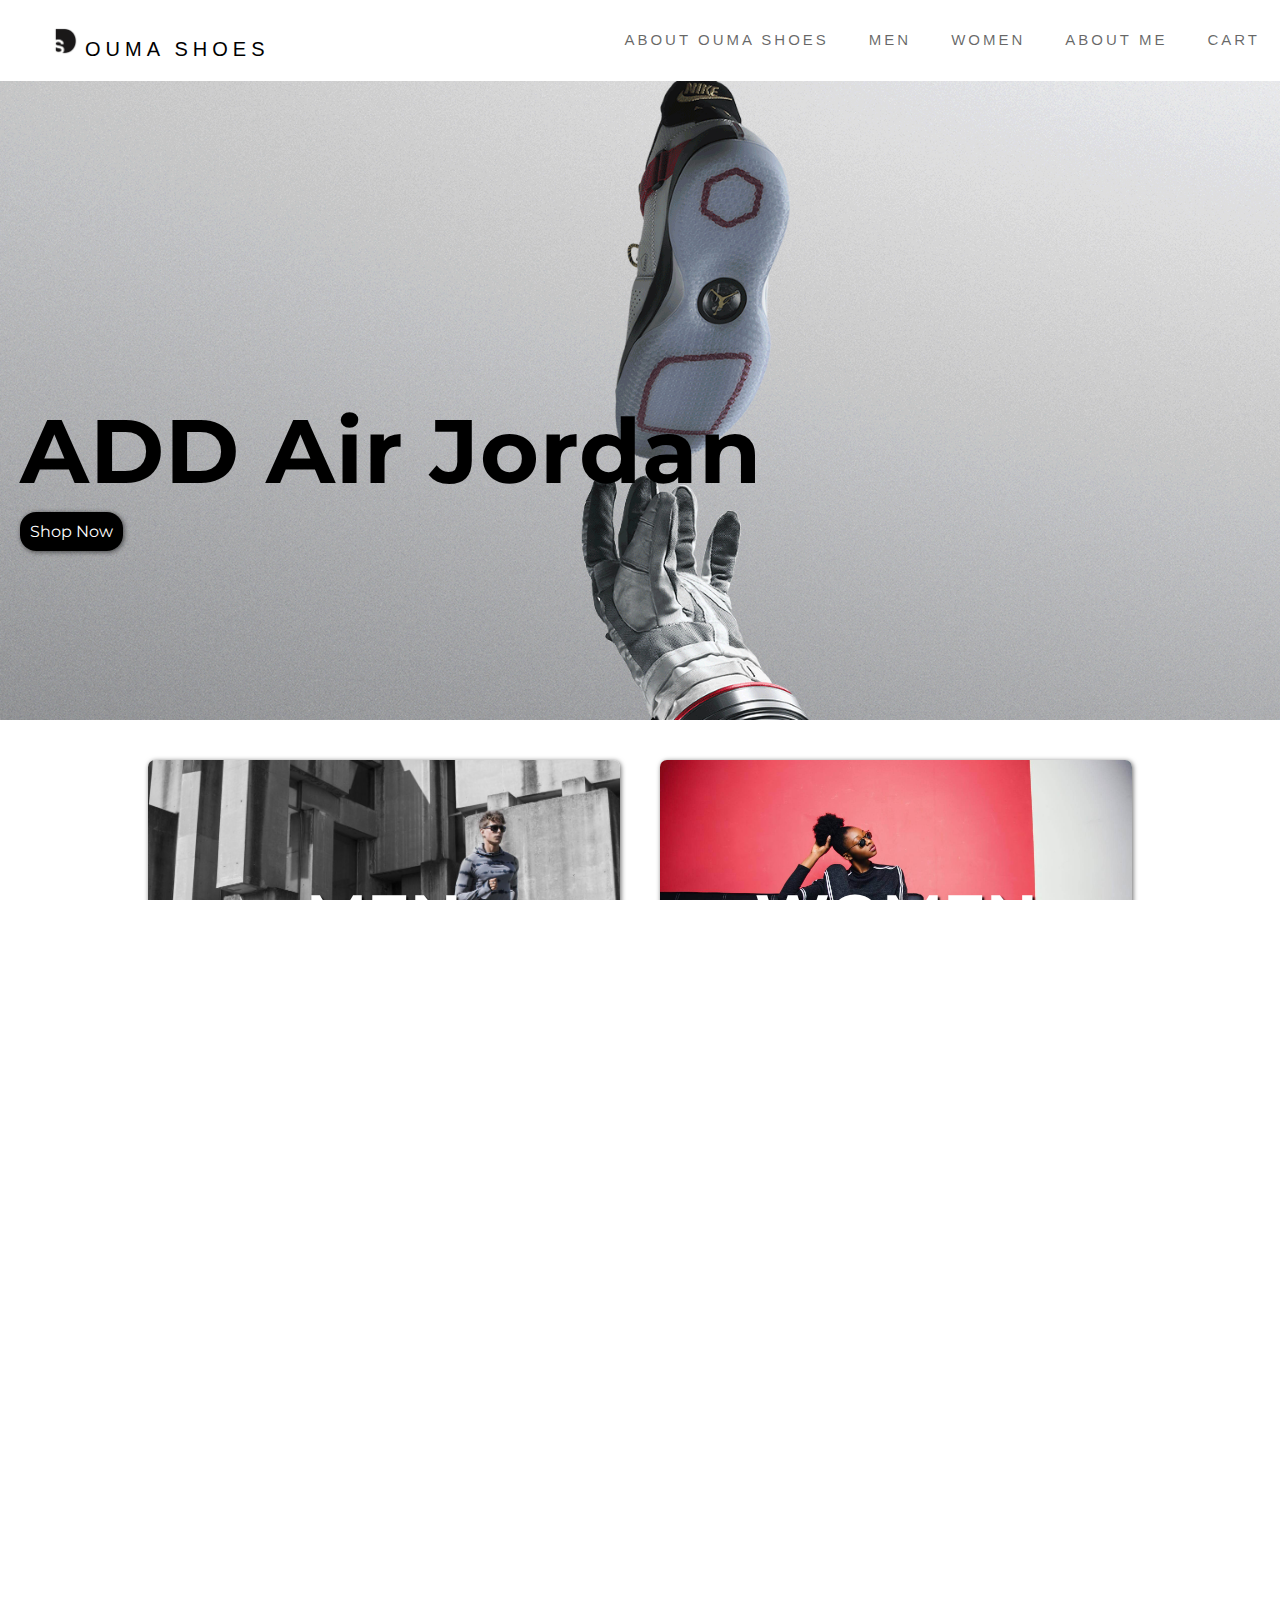
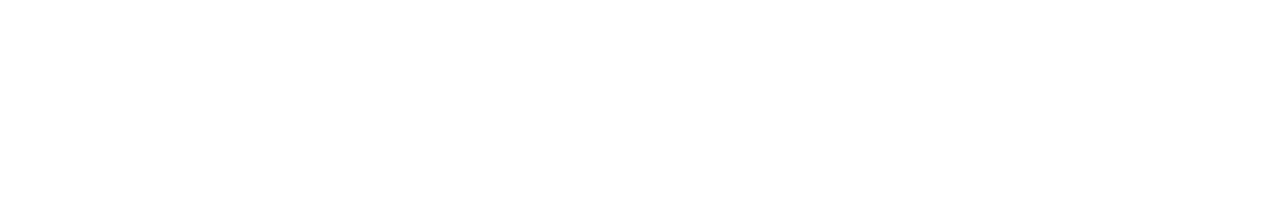
<file: index.html>
<!DOCTYPE html>
<html lang="en">
  <head>
    <meta charset="UTF-8" />
    <meta name="viewport" content="width=device-width, initial-scale=1.0" />
    <meta http-equiv="X-UA-Compatible" content="ie=edge" />
    <title>Ouma Shoes</title>
    <link rel="shortcut icon" type="image/x-icon" href="img-DS.png" />
    <link rel="stylesheet" href="style.css" />
    <link rel="stylesheet" href="navbar.css" />
    <link
      href="https://fonts.googleapis.com/css?family=Montserrat:400,700&display=swap"
      rel="stylesheet"
    />
    <link rel="stylesheet" href="preloader.css" />
    <link
      rel="stylesheet"
      href="https://use.fontawesome.com/releases/v5.6.3/css/all.css"
      integrity="sha384-UHRtZLI+pbxtHCWp1t77Bi1L4ZtiqrqD80Kn4Z8NTSRyMA2Fd33n5dQ8lWUE00s/"
      crossorigin="anonymous"
    />
    <script src="https://ajax.googleapis.com/ajax/libs/jquery/2.2.4/jquery.min.js"></script>
    <script src="preloader.js"></script>
  </head>

  <body>
    <div class="se-pre-con"></div>
    <header id="home">
      <nav>
        <ul>
          <li class="primary-nav">
            <img src="img-DS.png" alt="logo" />
            <a href="#home">OUMA SHOES</a>
          </li>
          <li class="secondary-nav">
            <a href="checkout.html">
              <i class="fas fa-shopping-cart"></i> CART
            </a>
          </li>
      
          <li class="secondary-nav">
            <a href="about-me.html">ABOUT ME</a>
          </li>

          <li class="secondary-nav"><a href="women.html">WOMEN</a></li>
          <li class="secondary-nav"><a href="men.html">MEN</a></li>
          <li class="secondary-nav">
            <a href="about-us.html">ABOUT OUMA SHOES</a>
          </li>
        </ul>
      </nav>
      <div class="pxtext">
        <span class="border">
          ADD Air Jordan
        </span>
        <p><a href="men.html">Shop Now</a></p>
      </div>
    </header>
    <section>
      <div
        class="row"
        style="width: 80%;
      margin: 0 auto;"
      >
        <div class="col">
          <div class="overlay-image">
            <a href="men.html">
              <img class="image" src="adidas_man.jpg" alt="Alt text" />
              <div class="normal">
                <div class="text">MEN</div>
              </div>
              <div class="hover">
                <img
                  class="image"
                  src="img-men6.jpg"
                  alt="Alt text hover"
                />
                <div class="text">MEN</div>
              </div>
            </a>
          </div>
        </div>
        <div class="col">
          <div class="overlay-image">
            <a href="women.html">
              <img
                class="image"
                src="img-women5.jpeg"
                alt="Alt text"
              />
              <div class="normal">
                <div class="text">WOMEN</div>
              </div>
              <div class="hover">
                <img
                  class="image"
                  src="img-women6.jpeg"
                  alt="Alt text hover"
                />
                <div class="text">WOMEN</div>
              </div>
            </a>
          </div>
        </div>
      </div>
    </section>
    <section class="preview">
      <h2 align="center">Best Sellers</h2>
      <div
        class="row"
        style="  width: 80%;
      margin: 0 auto;"
      >
        <figure class="item">
          <a href="info.html">
            <img src="img-adid1.jpg" alt="" width="100%" />
            <figcaption>Running</figcaption>
          </a>
        </figure>
        <figure class="item">
          <a href="info.html">
            <img src="img-adid3.jpg" alt="" width="100%" />
            <figcaption> Outdoor</figcaption>
          </a>
        </figure>
        <figure class="item">
          <a href="info.html">
            <img src="img-adid5.jpg" width="100%" />
            <figcaption>Skateboarding </figcaption>
          </a>
        </figure>
        <figure class="item">
          <a href="info.html">
            <img src="img-adid10.jpg" alt="" width="100%" />
            <figcaption>Casual</figcaption>
          </a>
        </figure>
      </div>
    </section>

    <h3 style="text-align: center">
      <a href="survey.html">Click here to take a quick survey</a>
    </h3>

    <footer>
      <div class="row foot">
        <div class="col">
          <h1>OUMA Shoes</h1>
          <p>
            Official <a href="https://www.adidas.com/xf/en_gb/">Adidas</a> Partner
          </p>
        </div>
        <div class="col">
          <h2>Links</h2>
          <ul>
            <li><a href="shop.html">Catalog</a></li>

            <li><a href="contact-us.html">Contact us</a></li>
            <li><a href="survey.html">Take a survey</a></li>
            <li>
              <a href="terms-and-conditions.html"
                >Terms and conditions</a
              >
            </li>
            <li>
              <a href="refund-policy.html">Refund Policy</a>
            </li>
          </ul>
        </div>
        <div class="col">
          <h2>
            Copyright <sup>©</sup>
            <a href="#" target="_blank"
              >Ouma Az</a
            >
          </h2>
        </div>
      </div>
    </footer>
    <footer id="footer-social">
      <ul class="row foot-icons" style="list-style-type: none;">
        <li>
          <a href="#" target="_blank">
            <i class="fab fa-twitter fa-3x"></i>
          </a>
        </li>
        <li>
          <a href="#" target="_blank">
            <i class="fab fa-facebook fa-3x"></i>
          </a>
        </li>
        <li>
          <a href="#" target="_blank">
            <i class="fab fa-codepen fa-3x"></i>
          </a>
        </li>
        <li>
          <a href="#" target="_blank">
            <i class="fab fa-github fa-3x"></i>
          </a>
        </li>
      </ul>
    </footer>
  </body>
</html>
</file>
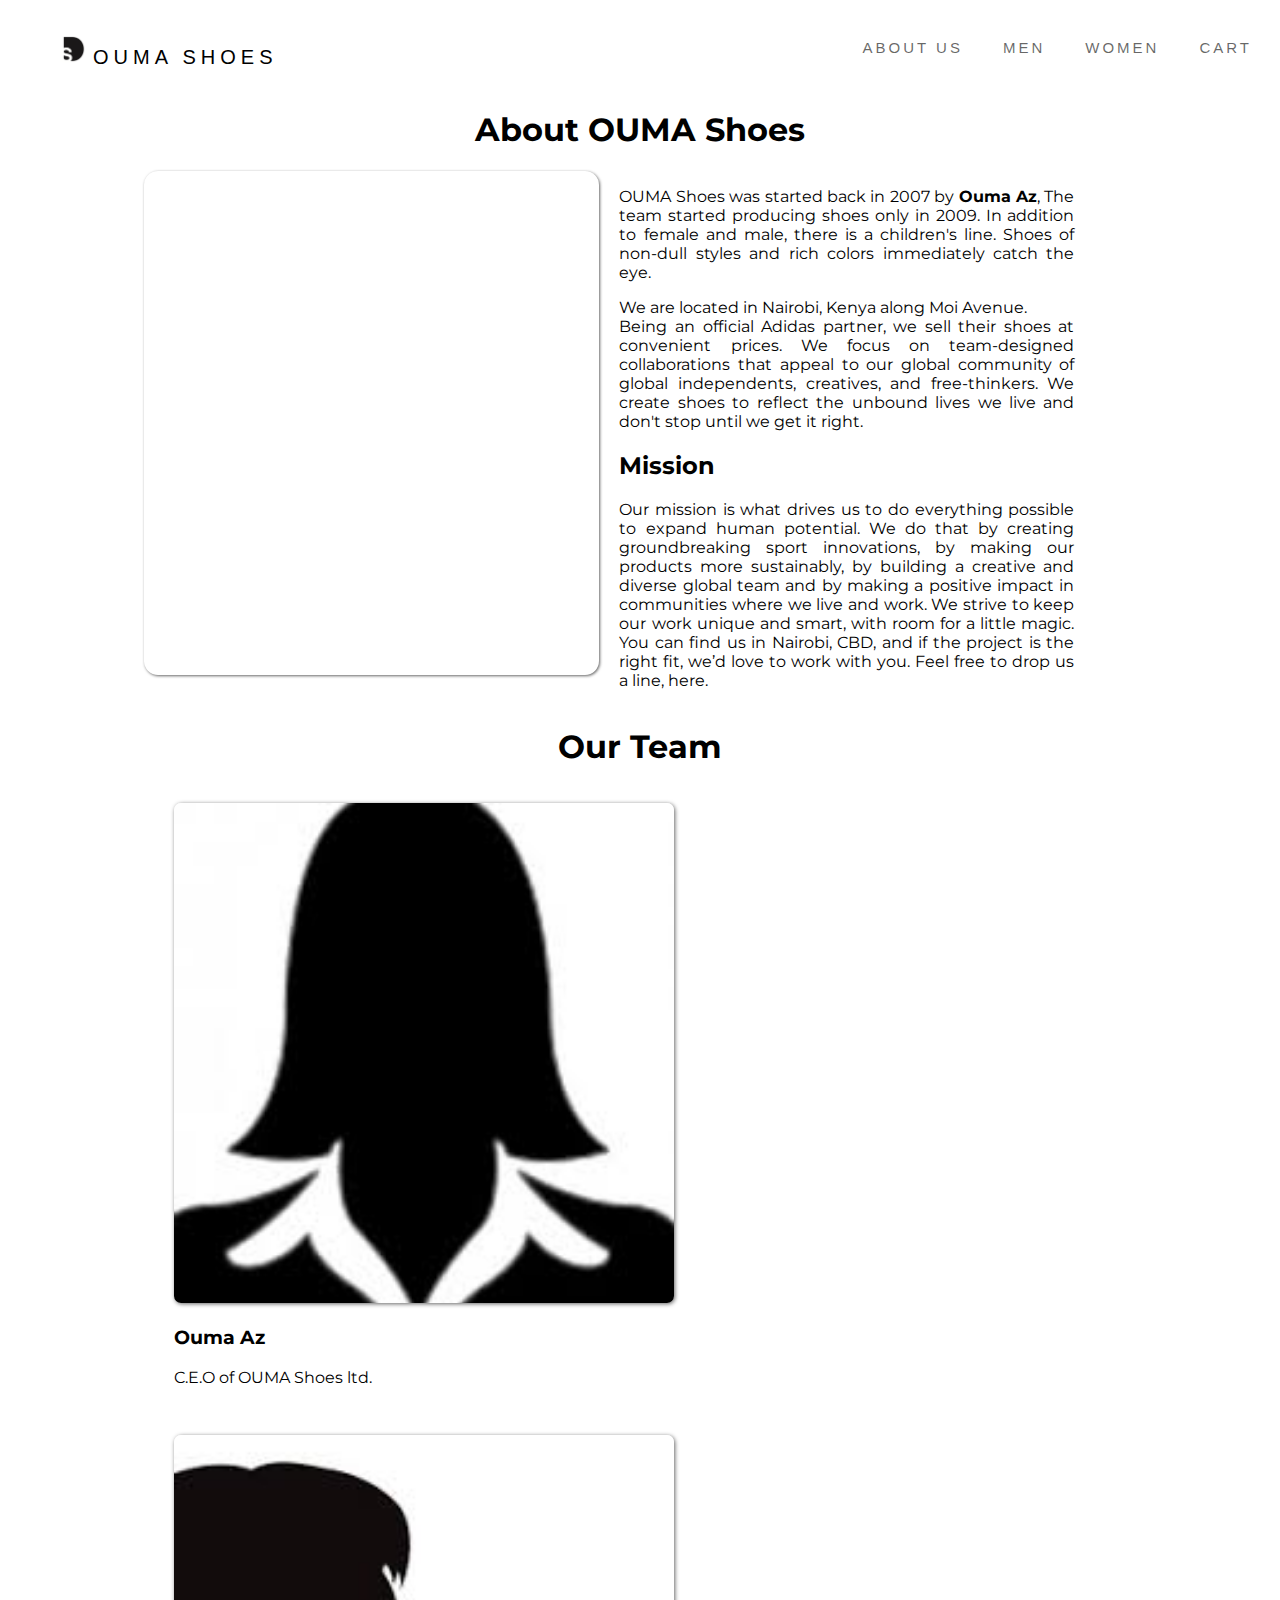
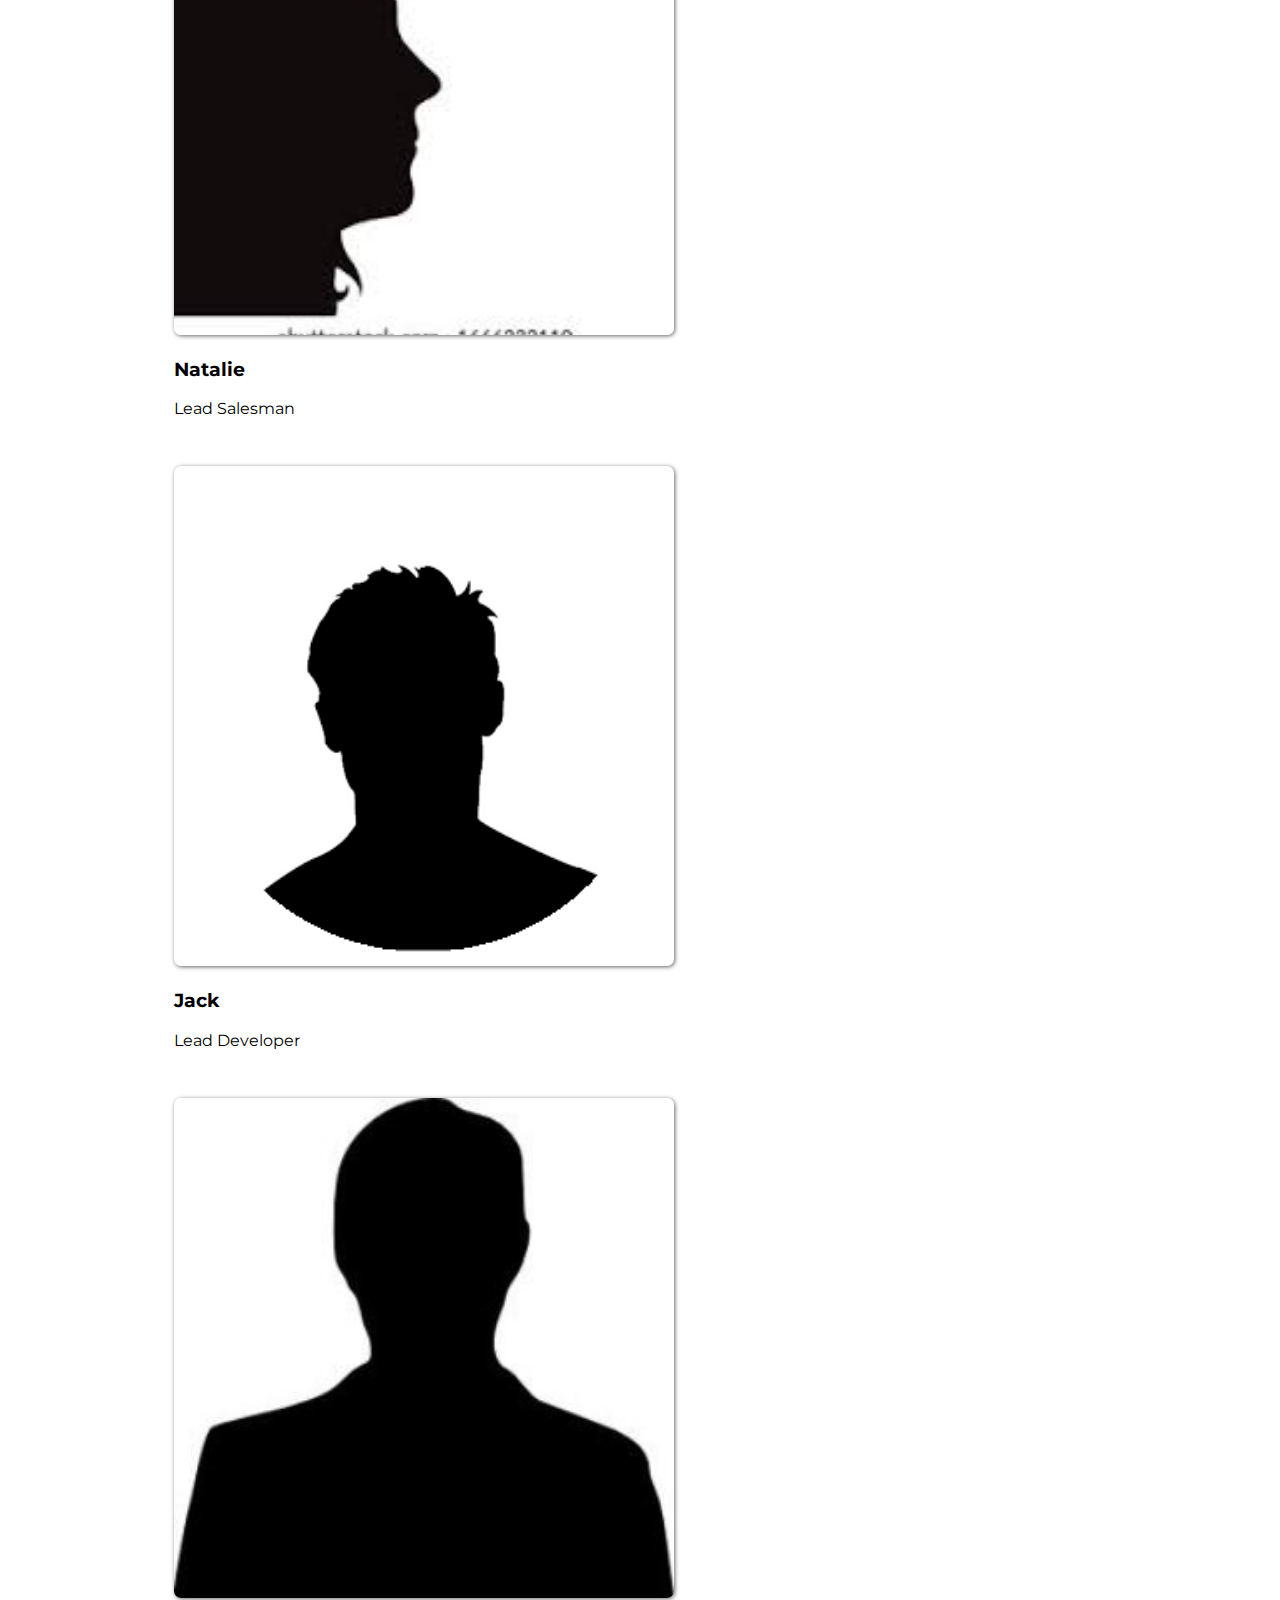
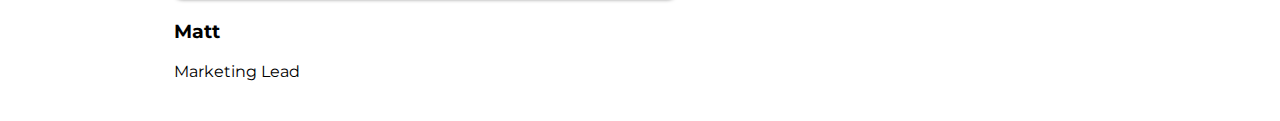
<file: about-us.html>
<!DOCTYPE html>
<html lang="en">
  <head>
    <meta charset="UTF-8" />
    <meta name="viewport" content="width=device-width, initial-scale=1.0" />
    <link rel="shortcut icon" type="image/x-icon" href="img-DS.png" />
    <meta http-equiv="X-UA-Compatible" content="ie=edge" />
    <title>About Us</title>
    <link rel="stylesheet" href="navbar.css" />
    <link
      href="https://fonts.googleapis.com/css?family=Montserrat:400,700&display=swap"
      rel="stylesheet"
    />
    <link rel="stylesheet" href="preloader.css" />
    <link
      rel="stylesheet"
      href="https://use.fontawesome.com/releases/v5.6.3/css/all.css"
      integrity="sha384-UHRtZLI+pbxtHCWp1t77Bi1L4ZtiqrqD80Kn4Z8NTSRyMA2Fd33n5dQ8lWUE00s/"
      crossorigin="anonymous"
    />
    <script src="https://ajax.googleapis.com/ajax/libs/jquery/2.2.4/jquery.min.js"></script>
    <script src="preloader.js"></script>
  </head>
  <style>
    body {
      overflow-x: hidden;
      font-family: "Montserrat";
    }

    .mapouter {
      position: relative;
      text-align: right;
      border-radius: 14px;
    }
    .gmap_canvas {
      overflow: hidden;
      background: none !important;
      width: 100%;
      border-radius: 14px;
      box-shadow: 1px 1px 3px rgba(0, 0, 0, 0.6);
    }
    .row {
      display: flex;
      flex-direction: row;
      flex-wrap: wrap;
      margin: 0 10%;
    }
    .col {
      width: 45%;
      margin: 0 10px 0 10px;
    }
    h1 {
      text-align: center;
    }
    #about-us,
    h1 {
      font-family: "Montserrat";
    }
    nav {
      position: relative;
      background: transparent;
    }
    p {
      text-align: justify;
    }
    figure > img {
      width: 500px;
      height: 500px;
      object-fit: cover;
      box-shadow: 1px 1px 4px rgba(0, 0, 0, 0.6);
      border-radius: 7px;
    }
  </style>
  <body>
    <div class="se-pre-con"></div>
    <nav>
      <ul>
        <li class="primary-nav">
          <img src="img-DS.png" alt="logo" />
          <a href="index.html">OUMA SHOES</a>
        </li>
        <li class="secondary-nav">
          <a href="checkout.html">
            <i class="fas fa-shopping-cart"></i> CART
          </a>
        </li>
        <li class="secondary-nav"><a href="women.html">WOMEN</a></li>
        <li class="secondary-nav"><a href="men.html">MEN</a></li>
        <li class="secondary-nav">
          <a href="about-us.html">ABOUT US</a>
        </li>
      </ul>
    </nav>
    <h1>About OUMA Shoes</h1>
    <div class="row">
      <section class="mapouter col">
        <div class="gmap_canvas">
          <iframe
            width="100%"
            height="500vw"
            id="gmap_canvas"
            src=""
            frameborder="0"
            scrolling="no"
            marginheight="0"
            marginwidth="0"
          ></iframe>
        </div>
      </section>

      <section id="about-us" class="col">
        <p>
          OUMA Shoes was started back in 2007 by
          <strong>Ouma Az</strong>, The team started producing shoes only
          in 2009. In addition to female and male, there is a children's line.
          Shoes of non-dull styles and rich colors immediately catch the eye.
        </p>
        <p>
          We are located in Nairobi, Kenya along Moi Avenue. <br />Being an
          official Adidas partner, we sell their shoes at convenient prices. We
          focus on team-designed collaborations that appeal to our global
          community of global independents, creatives, and free-thinkers. We
          create shoes to reflect the unbound lives we live and don't stop until
          we get it right.
        </p>
        <h2>Mission</h2>
        <p>
          Our mission is what drives us to do everything possible to expand
          human potential. We do that by creating groundbreaking sport
          innovations, by making our products more sustainably, by building a
          creative and diverse global team and by making a positive impact in
          communities where we live and work. We strive to keep our work unique
          and smart, with room for a little magic. You can find us in Nairobi,
          CBD, and if the project is the right fit, we’d love to work with you.
          Feel free to drop us a line, here.
        </p>
      </section>
    </div>
    <section>
      <h1>Our Team</h1>
      <div class="row">
        <figure>
          <img src="team-img-1.jpg" alt="" />
          <figcaption>
            <h3>Ouma Az</h3>
            <p>
              C.E.O of OUMA Shoes ltd.
            </p>
          </figcaption>
        </figure>
        <figure>
          <img src="team-img-3.jpg" alt="" />
          <figcaption>
            <h3>Natalie </h3>
            <p>Lead Salesman</p>
          </figcaption>
        </figure>
        <figure>
          <img src="team-img-4.jpg" alt="" />
          <figcaption>
            <h3>Jack </h3>
            <p>Lead Developer</p>
          </figcaption>
        </figure>
        <figure>
          <img src="team-img-5.jpg" alt="" />
          <figcaption>
            <h3>Matt </h3>
            <p>Marketing Lead</p>
          </figcaption>
        </figure>
      </div>
    </section>
  </body>
</html>
</file>
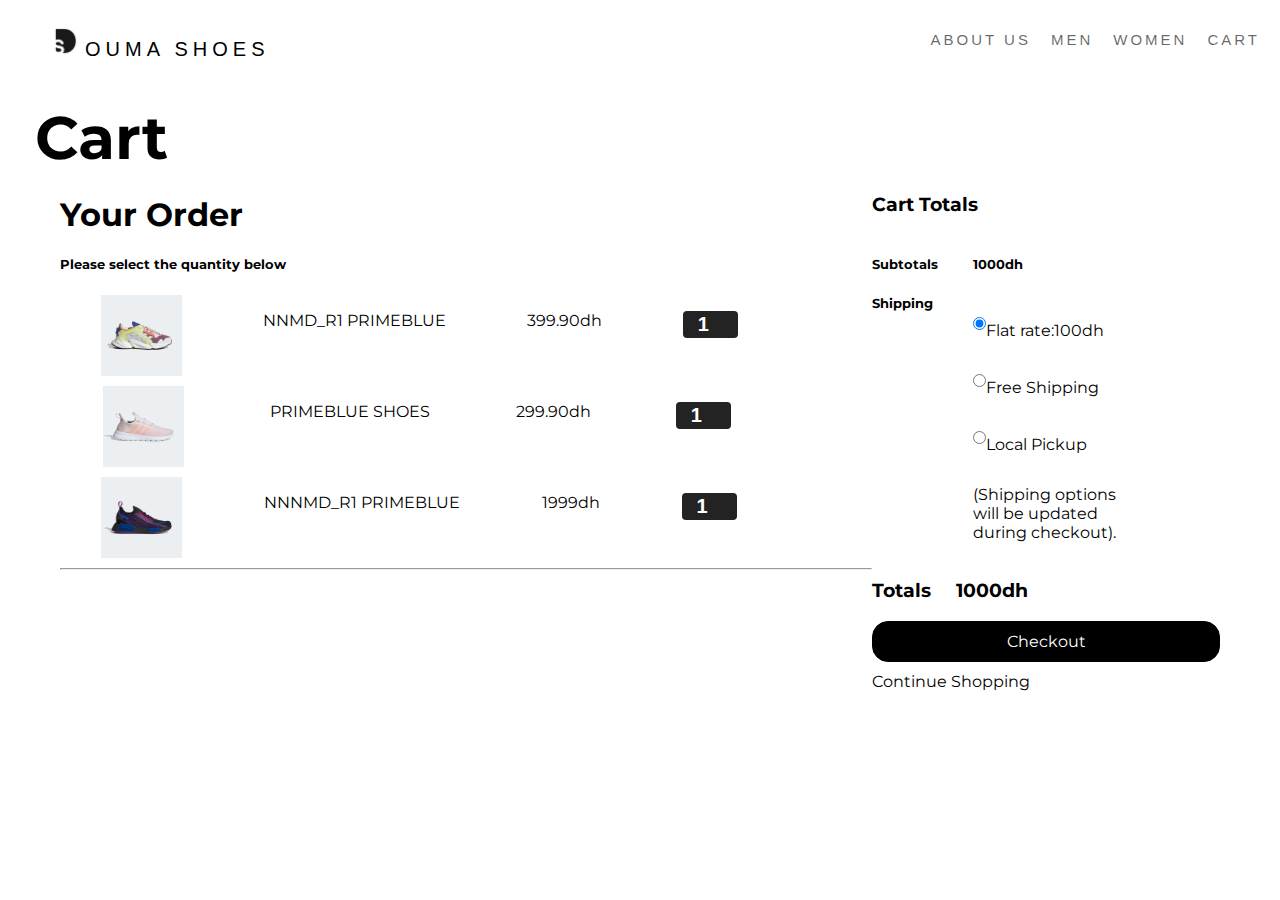
<file: checkout.html>
<!DOCTYPE html>
<html lang="en">
  <head>
    <meta charset="UTF-8" />
    <meta name="viewport" content="width=device-width, initial-scale=1.0" />
    <link rel="shortcut icon" type="image/x-icon" href="img-DS.png" />
    <meta http-equiv="X-UA-Compatible" content="ie=edge" />
    <title>Checkout</title>
    <link rel="stylesheet" href="checkout.css" />
    <link
      href="https://fonts.googleapis.com/css?family=Montserrat:400,700&display=swap"
      rel="stylesheet"
    />
    <link rel="stylesheet" href="preloader.css" />
    <link
      rel="stylesheet"
      href="https://use.fontawesome.com/releases/v5.6.3/css/all.css"
      integrity="sha384-UHRtZLI+pbxtHCWp1t77Bi1L4ZtiqrqD80Kn4Z8NTSRyMA2Fd33n5dQ8lWUE00s/"
      crossorigin="anonymous"
    />
    <script src="https://ajax.googleapis.com/ajax/libs/jquery/2.2.4/jquery.min.js"></script>
    <script src="preloader.js"></script>
    <script src="deleteItems.js"></script>
  </head>

  <body>
    <div class="se-pre-con"></div>
    <header>
      <nav>
        <ul>
          <li class="primary-nav">
            <img src="img-DS.png" alt="logo" />
            <a href="index.html">OUMA SHOES</a>
          </li>
          <li class="secondary-nav">
            <a href="checkout.html">
              <i class="fas fa-shopping-cart"></i> CART
            </a>
          </li>
          <li class="secondary-nav"><a href="women.html">WOMEN</a></li>
          <li class="secondary-nav"><a href="men.html">MEN</a></li>
          <li class="secondary-nav">
            <a href="about-us.html">ABOUT US</a>
          </li>
        </ul>
      </nav>
    </header>
    <section>
      <h1>Cart</h1>
      <div class="row">
        <div class="column">
          <h1>Your Order</h1>
          <h5>Please select the quantity below</h5>
          <div class="cart-item" id="item">
            <img src="img-adid1.jpg" alt="" />
            <p>NNMD_R1 PRIMEBLUE </p>
            <p>399.90dh</p>
            <input
              type="number"
              name="quantity"
              id="no-of-items"
              value="1"
              min="1"
              max="6"
              step="1"
            />
            <button id="remove" class="remove">
              <i class="fas fa-trash fa-2x"></i>
            </button>
          </div>
          <div class="cart-item" id="item1">
            <img src="img-adid4.jpg" alt="" />
            <p> PRIMEBLUE SHOES</p>
            <p>299.90dh</p>
            <input
              type="number"
              name="quantity"
              id="no-of-items"
              value="1"
              min="1"
              max="6"
              step="1"
            />
            <button id="remove2" class="remove">
              <i class="fas fa-trash fa-2x"></i>
            </button>
          </div>
          <div class="cart-item" id="item2">
            <img src="img-adid3.jpg" alt="" />
            <p>NNNMD_R1 PRIMEBLUE </p>
            <p>1999dh</p>
            <input
              type="number"
              name="quantity"
              id="no-of-items"
              value="1"
              min="1"
              max="6"
              step="1"
            />
            <button id="remove3" class="remove">
              <i class="fas fa-trash fa-2x"></i>
            </button>
          </div>
          <hr />
        </div>
        <div class="column2">
          <h3>Cart Totals</h3>
          <div class="row1">
            <div class="col">
              <h5>Subtotals</h5>
              <h5>Shipping</h5>
            </div>
            <div class="col">
              <h5>1000dh</h5>
              <div class="wrapper">
                <span>
                  <input type="radio" name="shipping" id="" checked />Flat
                  rate:100dh
                </span>
                <span>
                  <input type="radio" name="shipping" id="" />Free Shipping
                  <br />
                </span>
                <span>
                  <input type="radio" name="shipping" id="" />Local Pickup
                </span>
                &nbsp; <span
                  >(Shipping options <br />
                  will be updated <br />during checkout).</span
                >
              </div>
            </div>
          </div>
          &nbsp;
          &nbsp;
          &nbsp;
          &nbsp;
          &nbsp;
          <h3>Totals &nbsp; &nbsp; 1000dh</h3>
          <div class="buttons">
            <a class="button-checkout" href="confirmation.html">Checkout</a>
            <a class="cancel" href="men.html">Continue Shopping</a>
            <p>    </p>
            <p>    </p>
          </div>
        </div>
      </div>
    </section>
  </body>
</html>
</file>
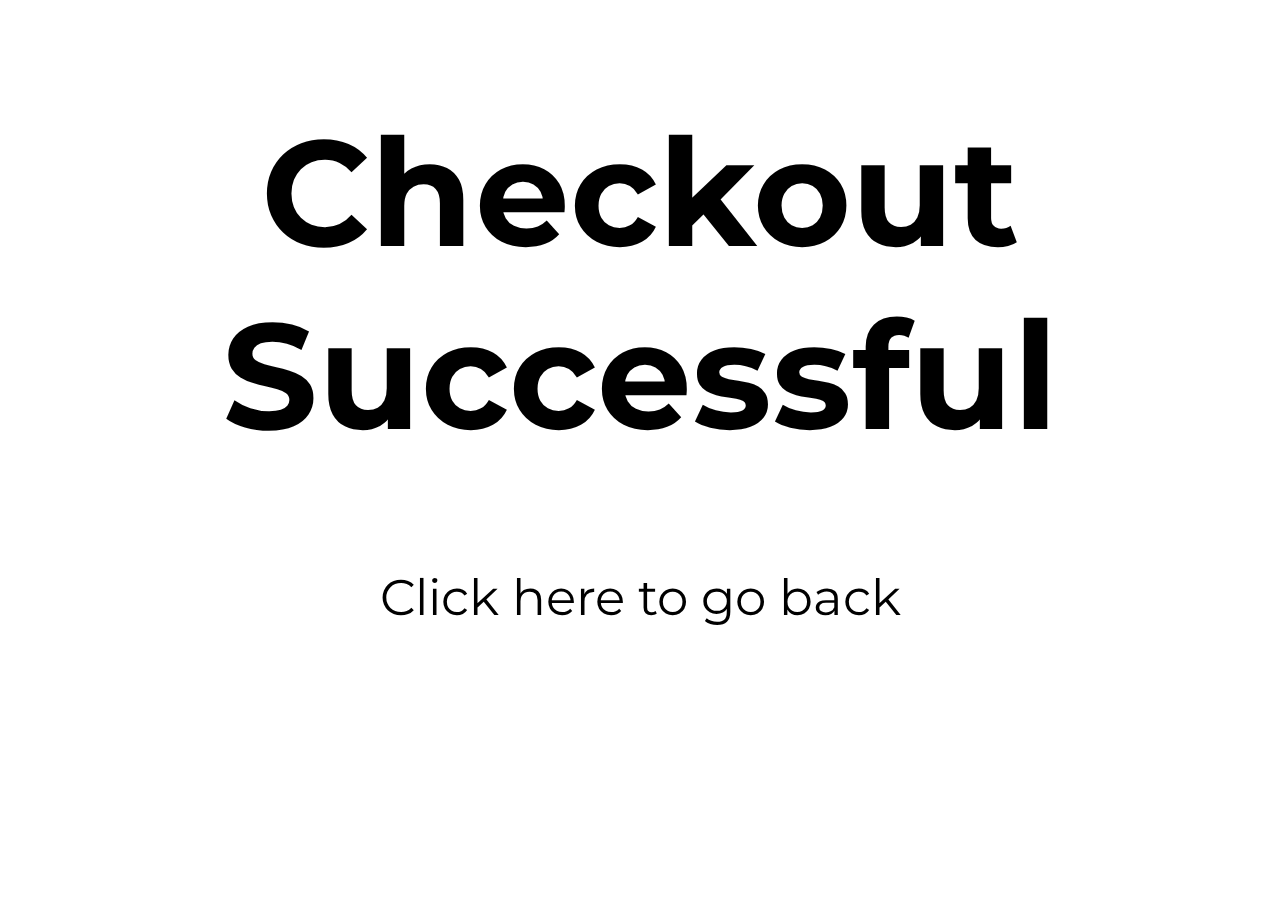
<file: confirmation.html>
﻿<!DOCTYPE html>
<html lang="en">
  <head>
    <meta charset="UTF-8" />
    <meta name="viewport" content="width=device-width, initial-scale=1.0" />
    <link rel="shortcut icon" type="image/x-icon" href="img-DS.png" />
    <meta http-equiv="X-UA-Compatible" content="ie=edge" />
    <link
      href="https://fonts.googleapis.com/css?family=Montserrat:400,700&display=swap"
      rel="stylesheet"
    />
    <title>OUMA Shoes</title>
  </head>
  <style>
    h1 {
      font-family: "Montserrat";
      font-size: 150px;
      text-align: center;
    }
    p {
      text-align: center;
    }
    a {
      font-family: "Montserrat";
      text-decoration: none;
      color: black;
      font-size: 50px;
    }
    a:hover {
      color: paleturquoise;
    }
  </style>
  <body>
    <h1>Checkout Successful</h1>
    <p><a href="index.html">Click here to go back</a></p>
  </body>
</html>
</file>
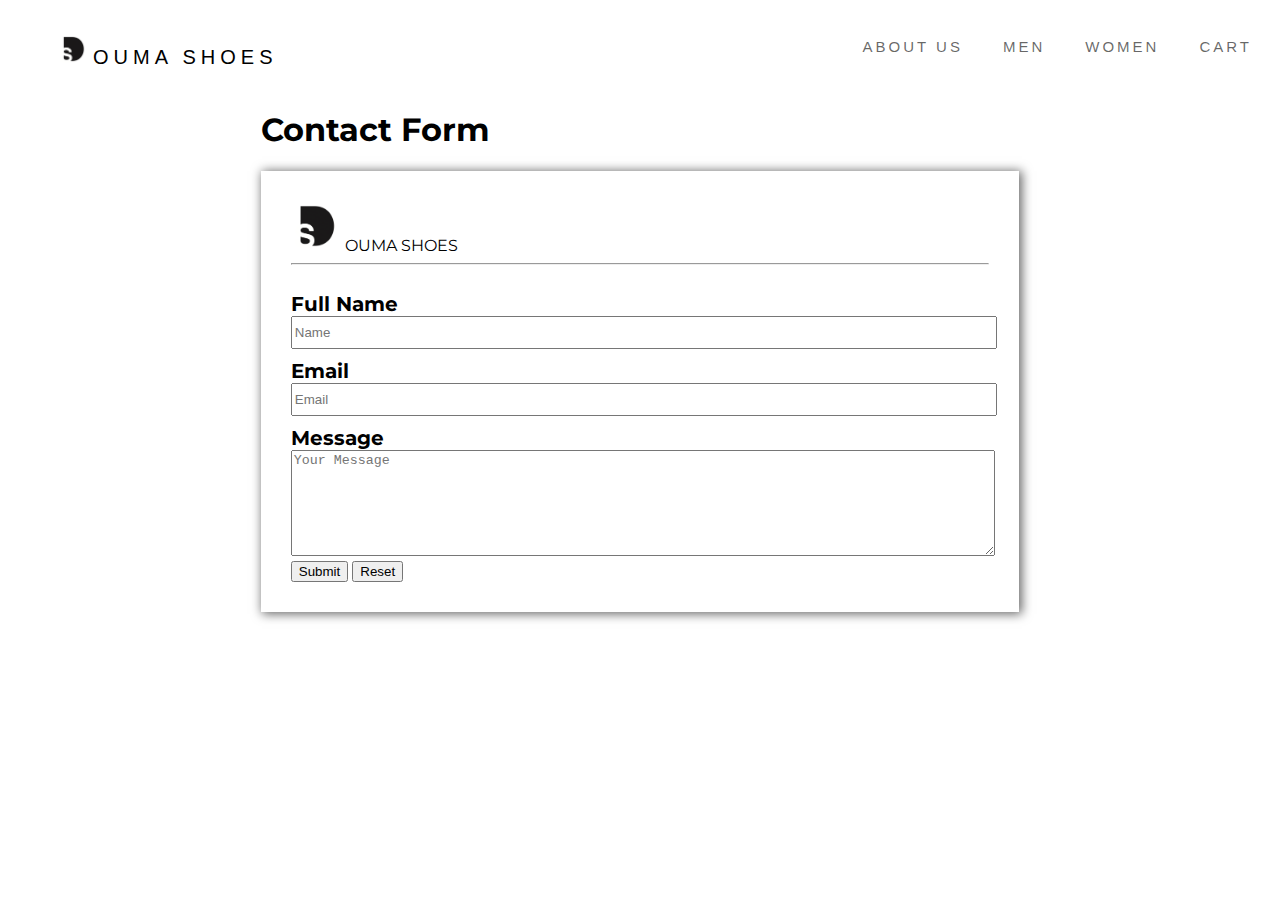
<file: contact-us.html>
<!DOCTYPE html>
<html lang="en">
  <head>
    <meta charset="UTF-8" />
    <meta name="viewport" content="width=device-width, initial-scale=1.0" />
    <link rel="shortcut icon" type="image/x-icon" href="img-DS.png" />
    <meta http-equiv="X-UA-Compatible" content="ie=edge" />
    <title>Contact us</title>
    <link
      href="https://fonts.googleapis.com/css?family=Montserrat:400,700&display=swap"
      rel="stylesheet"
    />
    <link rel="stylesheet" href="navbar.css" />
    <link rel="stylesheet" href="preloader.css" />
    <link
      rel="stylesheet"
      href="https://use.fontawesome.com/releases/v5.6.3/css/all.css"
      integrity="sha384-UHRtZLI+pbxtHCWp1t77Bi1L4ZtiqrqD80Kn4Z8NTSRyMA2Fd33n5dQ8lWUE00s/"
      crossorigin="anonymous"
    />
    <script src="https://ajax.googleapis.com/ajax/libs/jquery/2.2.4/jquery.min.js"></script>
    <script src="preloader.js"></script>
  </head>
  <style>
    section {
      margin: 0% 20%;
      height: 100%;
      font-family: "Montserrat";
    }

    input,
    label {
      display: block;
      width: 100%;
    }
    label {
      font-weight: bold;
      font-size: 20px;
    }
    textarea {
      max-width: 100%;
      width: 100%;
      height: 100px;
    }
    form {
      padding: 30px;
      box-shadow: 2px 1px 10px 1px rgba(0, 0, 0, 0.6);
    }
    input {
      height: 25px;
      padding: 2px;
      margin-bottom: 10px;
    }
    nav {
      position: relative;
    }
  </style>
  <body>
    <div class="se-pre-con"></div>
    <nav>
      <ul>
        <li class="primary-nav">
          <img src="img-DS.png" alt="logo" />
          <a href="index.html">OUMA SHOES</a>
        </li>
        <li class="secondary-nav">
          <a href="checkout.html">
            <i class="fas fa-shopping-cart"></i> CART
          </a>
        </li>
        <li class="secondary-nav"><a href="women.html">WOMEN</a></li>
        <li class="secondary-nav"><a href="men.html">MEN</a></li>
        <li class="secondary-nav">
          <a href="about-us.html">ABOUT US</a>
        </li>
      </ul>
    </nav>
    <section>
      <h1>Contact Form</h1>
      <form action="">
        <span>
          <img src="img-DS.png" alt="Ouma logo" height="50px" />
          OUMA SHOES</span
        >
        <hr />
        <br />
        <label for="Name"
          >Full Name
          <input type="text" name="" id="" placeholder="Name" required
        /></label>
        <label for="Email"
          >Email <input type="email" name="" id="" placeholder="Email" required
        /></label>
        <label for="Message"
          >Message<textarea
            name="Message"
            id=""
            cols=""
            placeholder="Your Message"
            required
          ></textarea
        ></label>
        <button type="submit">Submit</button>
        <button type="reset">Reset</button>
      </form>
    </section>
  </body>
</html>
</file>
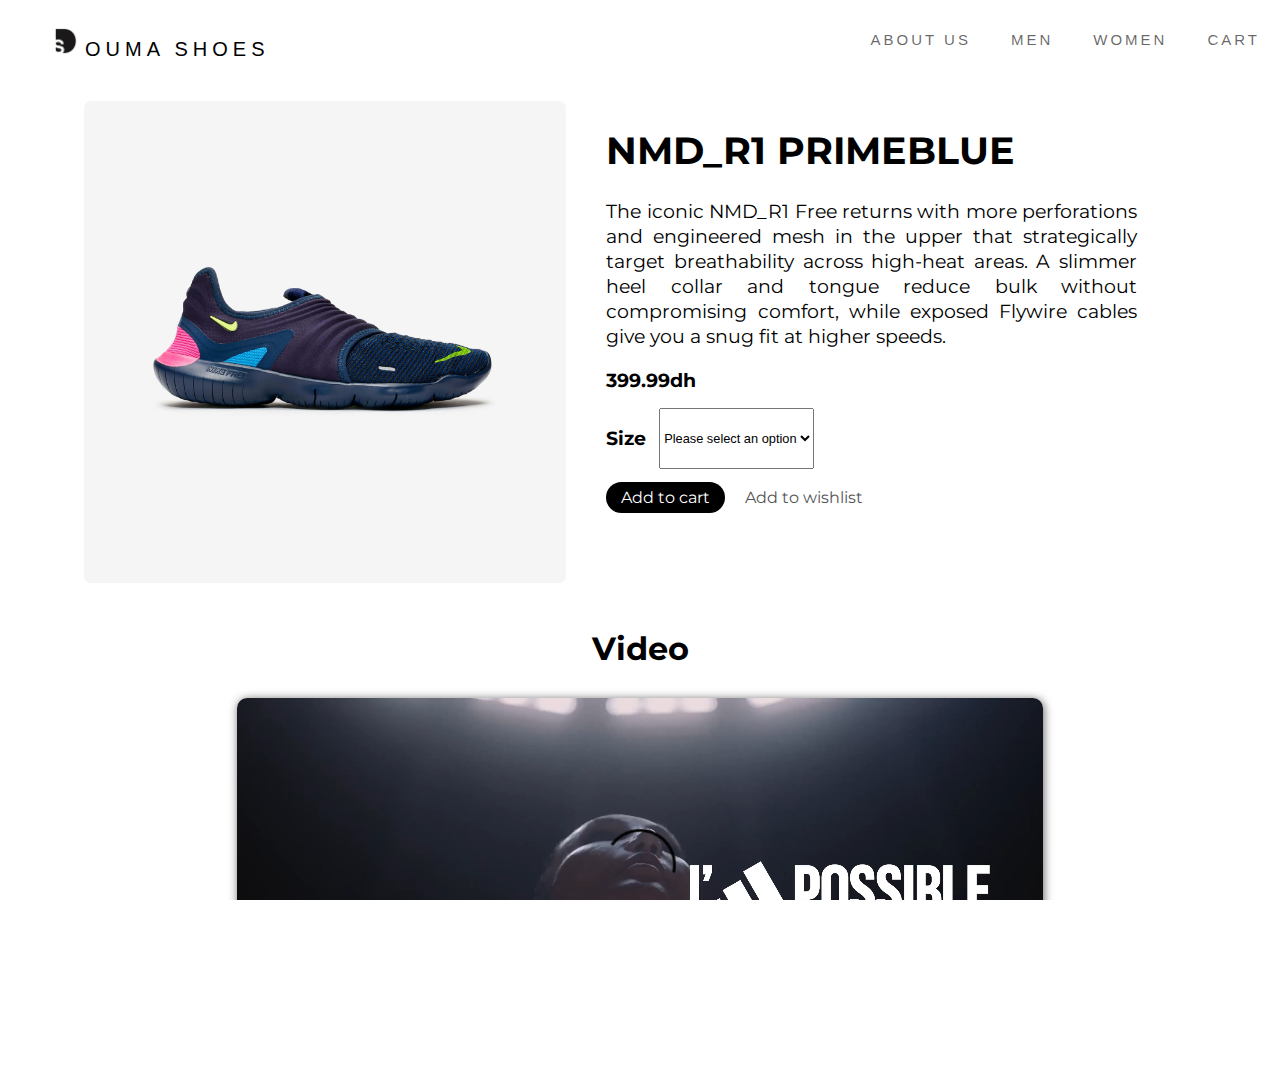
<file: info.html>
<!DOCTYPE html>
<html lang="en">
  <head>
    <meta charset="UTF-8" />
    <meta name="viewport" content="width=device-width, initial-scale=1.0" />
    <link rel="shortcut icon" type="image/x-icon" href="img-DS.png" />
    <meta http-equiv="X-UA-Compatible" content="ie=edge" />
    <title>Adidas</title>
    <link rel="stylesheet" href="info.css" />
    <link
      href="https://fonts.googleapis.com/css?family=Montserrat:400,700&display=swap"
      rel="stylesheet"
    />
    <link rel="stylesheet" href="preloader.css" />
    <link
      rel="stylesheet"
      href="https://use.fontawesome.com/releases/v5.6.3/css/all.css"
      integrity="sha384-UHRtZLI+pbxtHCWp1t77Bi1L4ZtiqrqD80Kn4Z8NTSRyMA2Fd33n5dQ8lWUE00s/"
      crossorigin="anonymous"
    />
    <script src="https://ajax.googleapis.com/ajax/libs/jquery/2.2.4/jquery.min.js"></script>
    <script src="preloader.js"></script>
    <link rel="stylesheet" href="navbar.css" />
  </head>

  <body>
    <div class="se-pre-con"></div>
    <header>
      <nav>
        <ul>
          <li class="primary-nav">
            <img src="img-DS.png" alt="logo" />
            <a href="index.html">OUMA SHOES</a>
          </li>
          <li class="secondary-nav">
            <a href="checkout.html">
              <i class="fas fa-shopping-cart"></i> CART
            </a>
          </li>

          <li class="secondary-nav"><a href="women.html">WOMEN</a></li>
          <li class="secondary-nav"><a href="men.html">MEN</a></li>
          <li class="secondary-nav">
            <a href="about-us.html">ABOUT US</a>
          </li>
        </ul>
      </nav>
    </header>
    <section>
      <div class="row">
        <div class="col1">
          <img src="adid-6.jpg" alt="" srcset="" />
        </div>
        <div class="col2">
          <h1>NMD_R1 PRIMEBLUE </h1>
          <p>
            The iconic NMD_R1 Free returns with more perforations and engineered
            mesh in the upper that strategically target breathability across
            high-heat areas. A slimmer heel collar and tongue reduce bulk
            without compromising comfort, while exposed Flywire cables give you
            a snug fit at higher speeds.
          </p>
          <h2>399.99dh</h2>
          <span>
            <h3>Size</h3>
            <select name="" id="">
              <option value="" selected disabled
                >Please select an option</option
              >
              <option value="">39</option>
              <option value="">40</option>
              <option value="">41</option>
              <option value="">42</option>
              <option value="">43</option>
              <option value="">44</option>
            </select>
          </span>
          <br />
          <br />
          <a class="button-cart" href="checkout.html">Add to cart</a> &nbsp;
          &nbsp;
          <a class="wishlist" href="">Add to wishlist</a>
        </div>
      </div>
    </section>
    <section class="video">
      <h1 style="text-align: center">Video</h1>
      <video
        src="videoplayback.mp4"
        type="video/mp4"
        controls
        controlsList="nodownload"
        poster=""
        style="display:block; margin:30px auto; width: 70%"
      ></video>
    </section>
  </body>
</html>
</file>
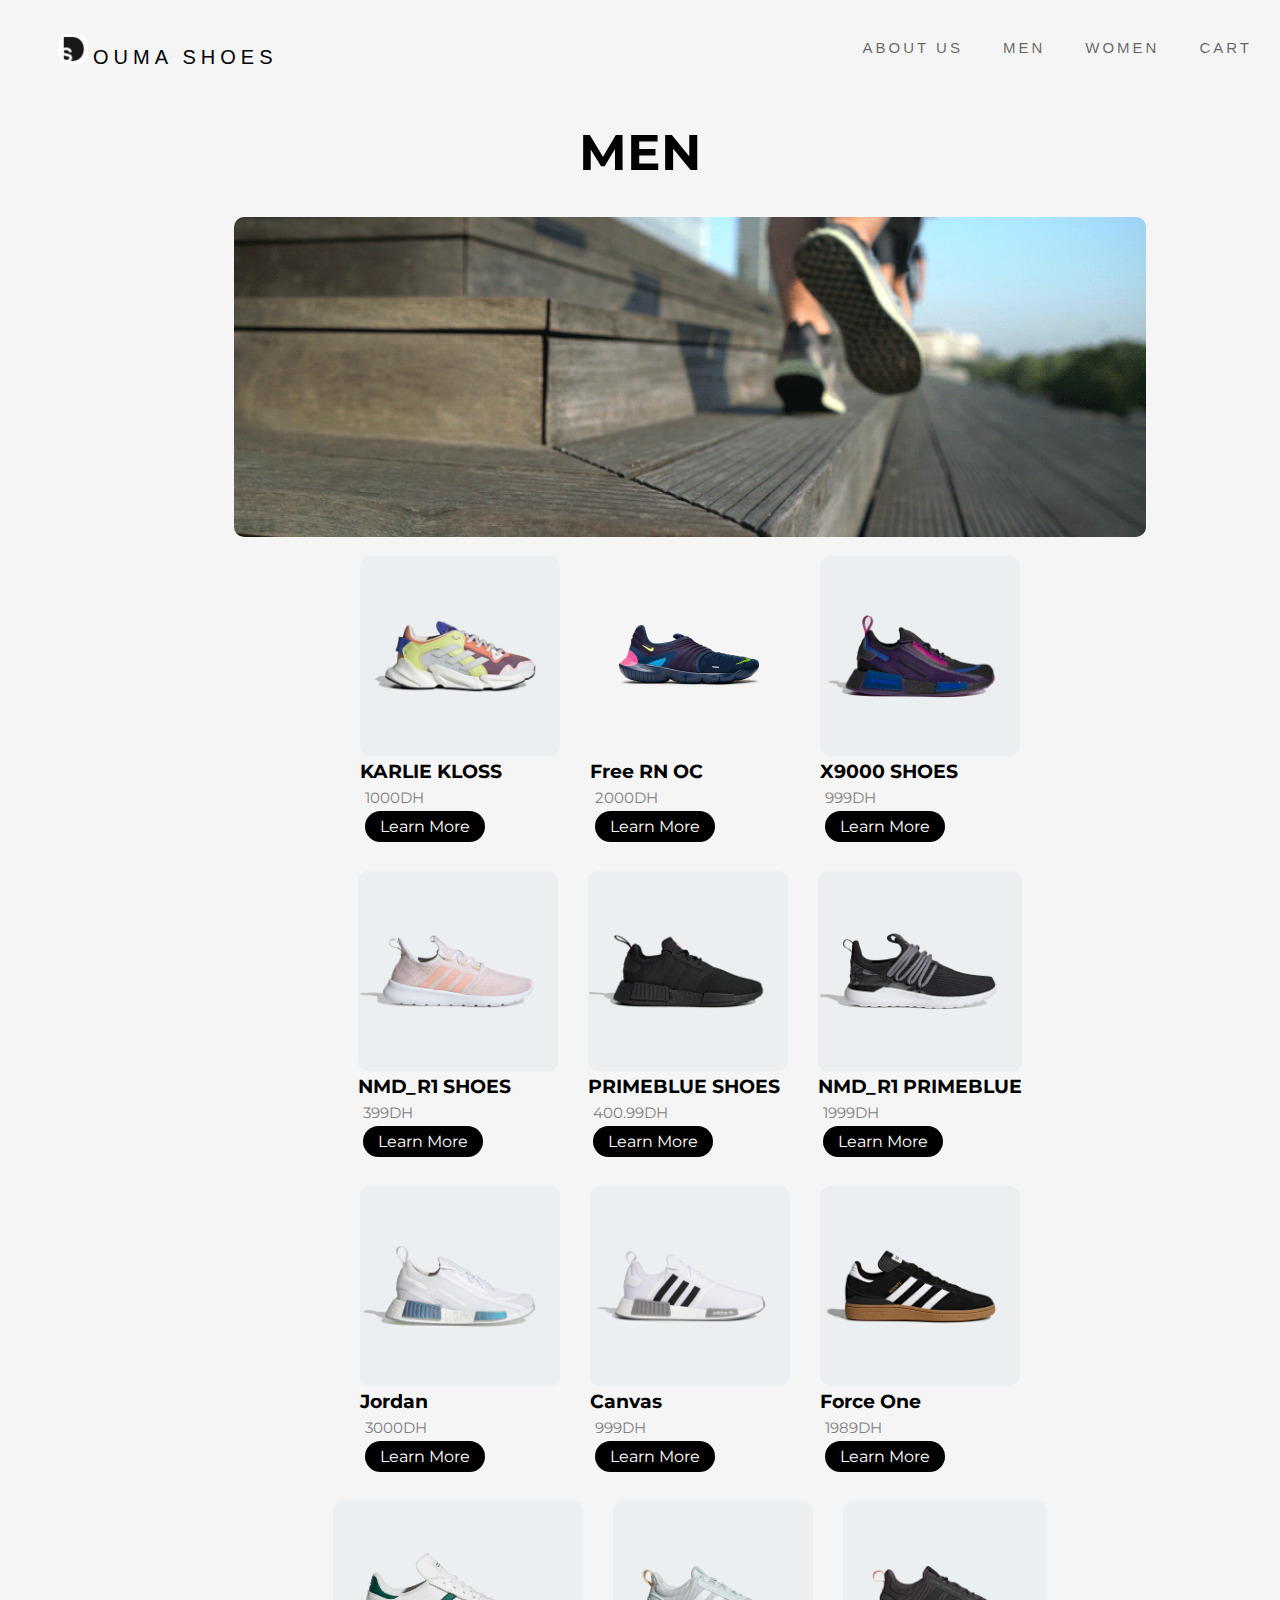
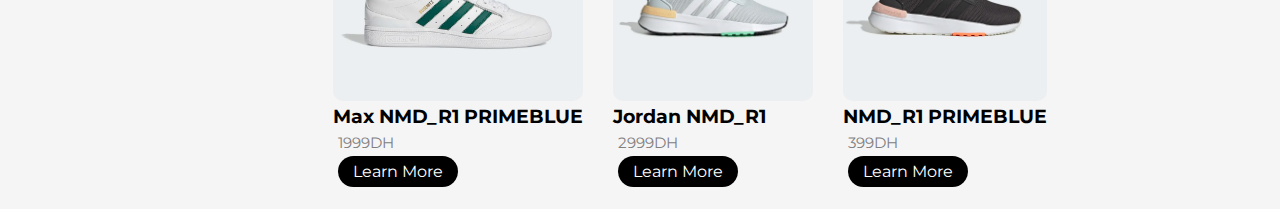
<file: men.html>
<!DOCTYPE html>
<html lang="en">
  <head>
    <meta charset="UTF-8" />
    <meta name="viewport" content="width=device-width, initial-scale=1.0" />
    <link rel="shortcut icon" type="image/x-icon" href="img-DS.png" />
    <meta http-equiv="X-UA-Compatible" content="ie=edge" />
    <title>Mens</title>
    <link rel="stylesheet" href="men.css" />
    
    <link
      href="https://fonts.googleapis.com/css?family=Montserrat:400,700&display=swap"
      rel="stylesheet"
    />
    <link rel="stylesheet" href = "navbar.css">
    <link
      rel="stylesheet"
      href="https://use.fontawesome.com/releases/v5.6.3/css/all.css"
      integrity="sha384-UHRtZLI+pbxtHCWp1t77Bi1L4ZtiqrqD80Kn4Z8NTSRyMA2Fd33n5dQ8lWUE00s/"
      crossorigin="anonymous"
    />
  </head>
  <body>
      <nav>
          <ul>
            <li class="primary-nav">
              <img src="img-DS.png" alt="logo" />
              <a href="index.html">OUMA SHOES</a>
            </li>
            <li class="secondary-nav">
              <a href="checkout.html">
                <i class="fas fa-shopping-cart"></i> CART
              </a>
            </li>
            <li class="secondary-nav"><a href="women.html">WOMEN</a></li>
            <li class="secondary-nav"><a href="men.html">MEN</a></li>
            <li class="secondary-nav">
              <a href="about-us.html">ABOUT US</a>
            </li>
          </ul>
        </nav>
    <section class="items">
      <h1>MEN</h1>
      <div class="row">
        
        <div class="col2">
          <img class="header-img" src="gif03-800.gif" alt="" />
          <div class="items2">
        
                <div class="card">
                    <img src="img-adid1.jpg" alt="Shoe" style="width:100%" data-src>
                    <h3>KARLIE KLOSS </h3>
                    <p class="price">1000DH</p>
                    <p><a href="info.html">Learn More</a></p>
                </div>
                <div class="card">
                    <img src="adid-6.jpg" alt="Shoe" style="width:100%">
                    <h3>Free RN OC</h3>
                    <p class="price">2000DH</p>
                    <p><a href="info.html">Learn More</a></p>
                </div>
                <div class="card">
                    <img src="img-adid3.jpg" alt="Shoe" style="width:100%">
                    <h3> X9000 SHOES</h3>
                    <p class="price">999DH</p>
                    <p><a href="info.html">Learn More</a></p>
                </div>
                <div class="card">
                    <img src="img-adid4.jpg" alt="Shoe" style="width:100%">
                    <h3>NMD_R1 SHOES</h3>
                    <p class="price">399DH</p>
                    <p><a href="info.html">Learn More </a></p>
                </div>
                <div class="card">
                    <img src="img-adid5.jpg" alt="Shoe" style="width:100%">
                    <h3>PRIMEBLUE SHOES</h3>
                    <p class="price">400.99DH</p>
                    <p><a href="info.html">Learn More</a></p>
                </div>
                <div class="card">
                    <img src="img-adid7.jpg" alt="Shoe" style="width:100%">
                    <h3>NMD_R1 PRIMEBLUE</h3>
                    <p class="price">1999DH</p>
                    <p><a href="info.html">Learn More</a></p>
                </div>
                <div class="card">
                    <img src="img-adid-jordan.jpg" alt="Shoe" style="width:100%">
                    <h3> Jordan </h3>
                    <p class="price">3000DH</p>
                    <p><a href="info.html">Learn More</a></p>
                </div>
                <div class="card">
                    <img src="img-adid-jays.jpg" alt="Shoe" style="width:100%">
                    <h3>Canvas</h3>
                    <p class="price">999DH</p>
                    <p><a href="info.html">Learn More</a></p>
                </div>
                <div class="card">
                    <img src="img-adid9.jpg" alt="Shoe" style="width:100%">
                    <h3> Force One </h3>
                    <p class="price">1989DH</p>
                    <p><a href="info.html">Learn More</a></p>
                </div>
                <div class="card">
                    <img src="img-adid10.jpg"Shoe" style="width:100%">
                    <h3> Max NMD_R1 PRIMEBLUE</h3>
                    <p class="price">1999DH</p>
                    <p><a href="info.html">Learn More</a></p>
                </div>
                <div class="card">
                    <img src="img-adid11.jpg" alt="Shoe" style="width:100%">
                    <h3>Jordan NMD_R1  </h3>
                    <p class="price">2999DH</p>
                    <p><a href="info.html">Learn More</a></p>
                </div>
                <div class="card">
                    <img src="img-adid12.jpg" alt="Shoe" style="width:100%">
                    <h3>NMD_R1 PRIMEBLUE </h3>
                    <p class="price">399DH</p>
                    <p><a href="info.html">Learn More</a></p>
                </div>
        </div>
      </div>
    </section>
    
  </body>

</html>
</file>
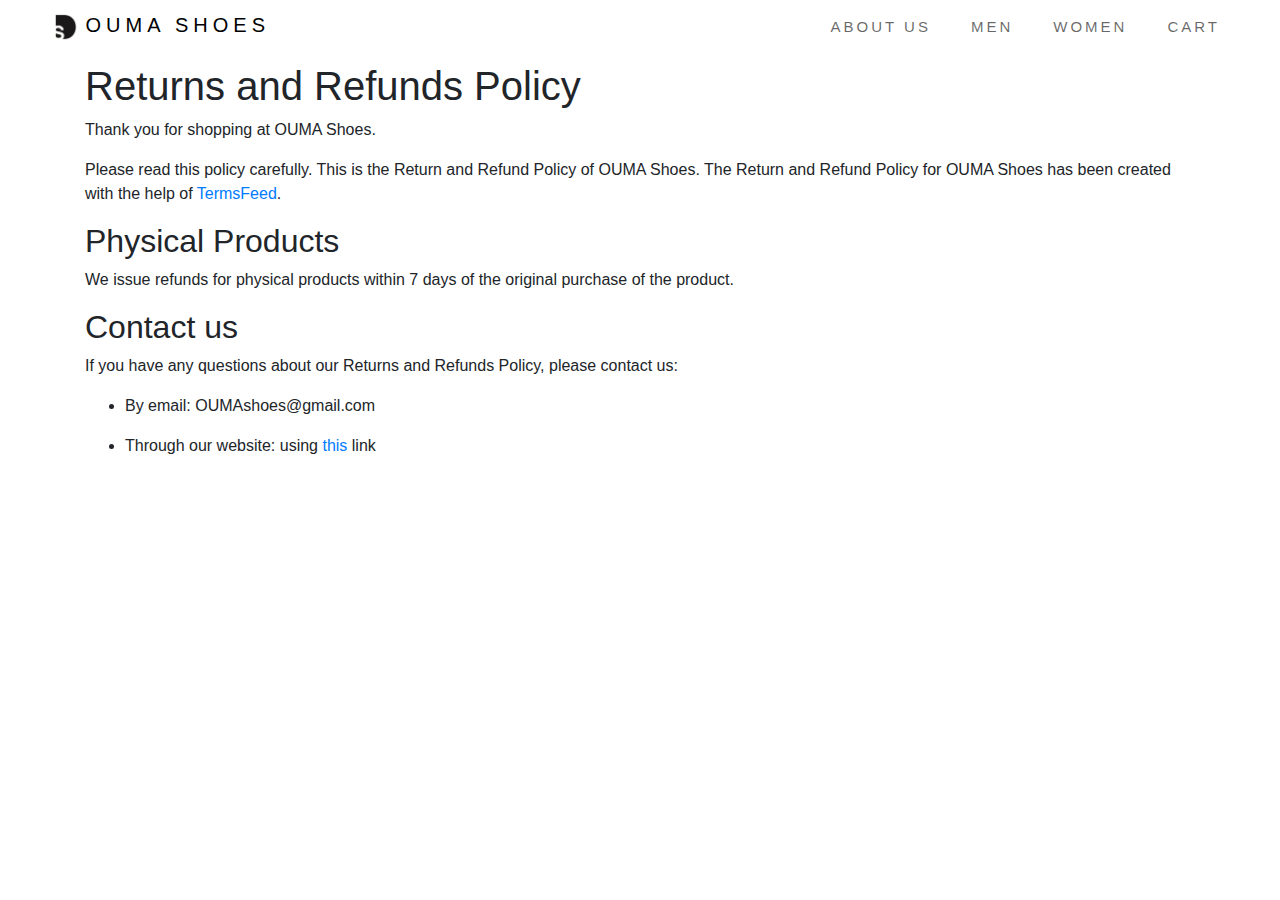
<file: refund-policy.html>
<!DOCTYPE html>
<html lang="en">
  <head>
    <meta charset="UTF-8" />
    <meta name="viewport" content="width=device-width, initial-scale=1.0" />
    <meta http-equiv="X-UA-Compatible" content="ie=edge" />
    <title>Refund Policy</title>
    <link
      rel="stylesheet"
      href="https://stackpath.bootstrapcdn.com/bootstrap/4.3.1/css/bootstrap.min.css"
    />
    <link rel="stylesheet" href="navbar.css" />
  </head>
  <style>
    nav {
      position: relative;
    }
  </style>
  <body>
    <nav>
      <ul>
        <li class="primary-nav">
          <img src="img-DS.png" alt="logo" />
          <a href="index.html">OUMA SHOES</a>
        </li>
        <li class="secondary-nav">
          <a href="checkout.html">
            <i class="fas fa-shopping-cart"></i> CART
          </a>
        </li>
        <li class="secondary-nav"><a href="women.html">WOMEN</a></li>
        <li class="secondary-nav"><a href="men.html">MEN</a></li>
        <li class="secondary-nav">
          <a href="about-us.html">ABOUT US</a>
        </li>
      </ul>
    </nav>
    <div class="container">
      <h1>Returns and Refunds Policy</h1>
      <p>Thank you for shopping at OUMA Shoes.</p>

      <p>
        Please read this policy carefully. This is the Return and Refund Policy
        of OUMA Shoes. The Return and Refund Policy for OUMA Shoes has been
        created with the help of
        <a href="#">TermsFeed</a>.
      </p>

      <h2>Physical Products</h2>

      <p>
        We issue refunds for physical products within 7 days of the original
        purchase of the product.
      </p>

      <h2>Contact us</h2>

      <p>
        If you have any questions about our Returns and Refunds Policy, please
        contact us:
      </p>
      <ul>
        <li>
          <p>By email: OUMAshoes@gmail.com</p>
        </li>
        <li>
          <p>
            Through our website: using
            <a href="contact-us.html">this</a> link
          </p>
        </li>
      </ul>
    </div>
  </body>
</html>
</file>
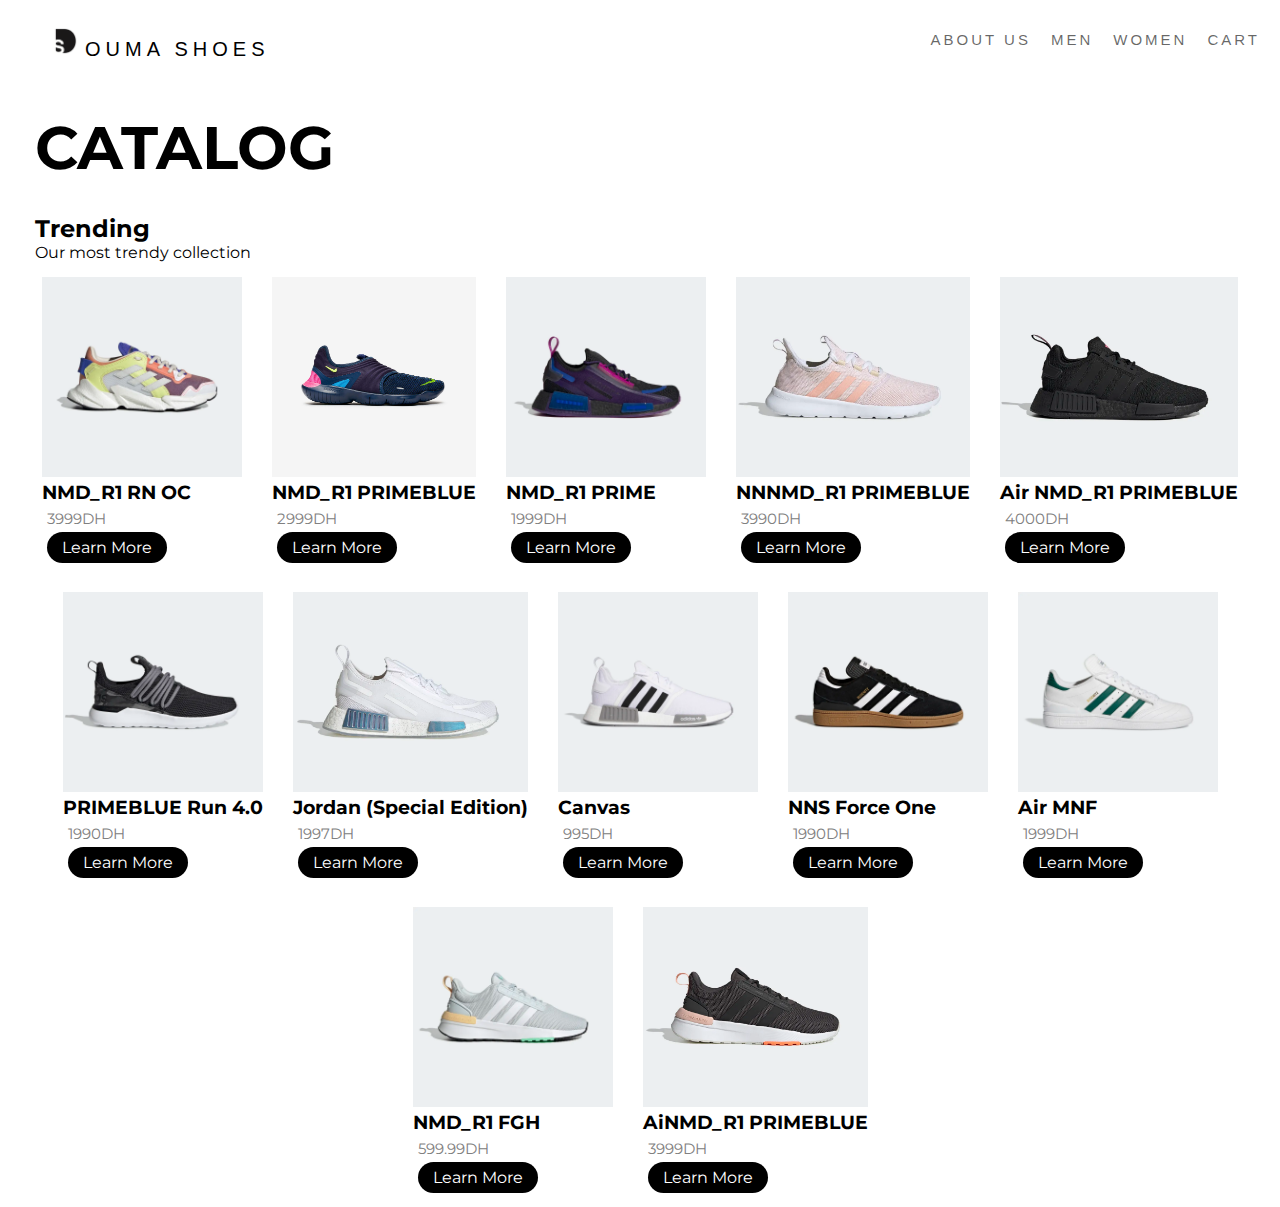
<file: shop.html>
<!DOCTYPE html>
<html lang="en">
  <head>
    <meta charset="UTF-8" />
    <meta name="viewport" content="width=device-width, initial-scale=1.0" />
    <meta http-equiv="X-UA-Compatible" content="ie=edge" />
    <link rel="shortcut icon" type="image/x-icon" href="/img-DS.png" />
    <title>OUMA Shoes</title>
    <link rel="stylesheet" href="shop.css" />
    <link
      href="https://fonts.googleapis.com/css?family=Montserrat:400,700&display=swap"
      rel="stylesheet"
    />
    <link rel="stylesheet" href="preloader.css" />
    <link
      rel="stylesheet"
      href="https://use.fontawesome.com/releases/v5.6.3/css/all.css"
      integrity="sha384-UHRtZLI+pbxtHCWp1t77Bi1L4ZtiqrqD80Kn4Z8NTSRyMA2Fd33n5dQ8lWUE00s/"
      crossorigin="anonymous"
    />
    <script src="https://ajax.googleapis.com/ajax/libs/jquery/2.2.4/jquery.min.js"></script>
    <script src="preloader.js"></script>
  </head>

  <body>
    <div class="se-pre-con"></div>
    <header>
      <nav>
        <ul>
          <li class="primary-nav">
            <img src="img-DS.png" alt="logo" />
            <a href="index.html">OUMA SHOES</a>
          </li>
          <li class="secondary-nav">
            <a href="checkout.html">
              <i class="fas fa-shopping-cart"></i> CART
            </a>
          </li>
          <li class="secondary-nav"><a href="women.html">WOMEN</a></li>
          <li class="secondary-nav"><a href="men.html">MEN</a></li>
          <li class="secondary-nav">
            <a href="about-us.html">ABOUT US</a>
          </li>
        </ul>
      </nav>
    </header>
    <section>
      <h1>CATALOG</h1>
      <h2>Trending</h2>
      <p>Our most trendy collection</p>
      <div class="items">
        <div class="card">
          <img src="img-adid1.jpg" alt="Shoe" style="width:100%" />
          <h3>NMD_R1 RN OC</h3>
          <p class="price">3999DH</p>
          <p><a href="info.html">Learn More</a></p>
        </div>
        <div class="card">
          <img src="adid-6.jpg" alt="Shoe" style="width:100%" />
          <h3>NMD_R1 PRIMEBLUE </h3>
          <p class="price">2999DH</p>
          <p><a href="info.html">Learn More</a></p>
        </div>
        <div class="card">
          <img src="img-adid3.jpg" alt="Shoe" style="width:100%" />
          <h3>NMD_R1 PRIME</h3>
          <p class="price">1999DH</p>
          <p><a href="info.html">Learn More</a></p>
        </div>
        <div class="card">
          <img src="img-adid4.jpg" alt="Shoe" style="width:100%" />
          <h3>NNNMD_R1 PRIMEBLUE</h3>
          <p class="price">3990DH</p>
          <p><a href="info.html">Learn More </a></p>
        </div>
        <div class="card">
          <img src="img-adid5.jpg" alt="Shoe" style="width:100%" />
          <h3> Air NMD_R1 PRIMEBLUE</h3>
          <p class="price">4000DH</p>
          <p><a href="info.html">Learn More</a></p>
        </div>
        <div class="card">
          <img src="img-adid7.jpg" alt="Shoe" style="width:100%" />
          <h3> PRIMEBLUE Run 4.0</h3>
          <p class="price">1990DH</p>
          <p><a href="info.html">Learn More</a></p>
        </div>
        <div class="card">
          <img
            src="img-adid-jordan.jpg"
            alt="Shoe"
            style="width:100%"
          />
          <h3>Jordan (Special Edition)</h3>
          <p class="price">1997DH</p>
          <p><a href="info.html">Learn More</a></p>
        </div>
        <div class="card">
          <img
            src="img-adid-jays.jpg"
            alt="Shoe"
            style="width:100%"
          />
          <h3>Canvas</h3>
          <p class="price">995DH</p>
          <p><a href="info.html">Learn More</a></p>
        </div>
        <div class="card">
          <img src="img-adid9.jpg" alt="Shoe" style="width:100%" />
          <h3>NNS Force One </h3>
          <p class="price">1990DH</p>
          <p><a href="info.html">Learn More</a></p>
        </div>
        <div class="card">
          <img src="img-adid10.jpg"Shoe" style="width:100%">
          <h3> Air MNF</h3>
          <p class="price">1999DH</p>
          <p><a href="info.html">Learn More</a></p>
        </div>
        <div class="card">
          <img src="img-adid11.jpg" alt="Shoe" style="width:100%" />
          <h3>NMD_R1 FGH</h3>
          <p class="price">599.99DH</p>
          <p><a href="info.html">Learn More</a></p>
        </div>
        <div class="card">
          <img src="img-adid12.jpg" alt="Shoe" style="width:100%" />
          <h3> AiNMD_R1 PRIMEBLUE </h3>
          <p class="price">3999DH</p>
          <p><a href="info.html">Learn More</a></p>
        </div>
      </div>
    </section>
  </body>
</html>
</file>
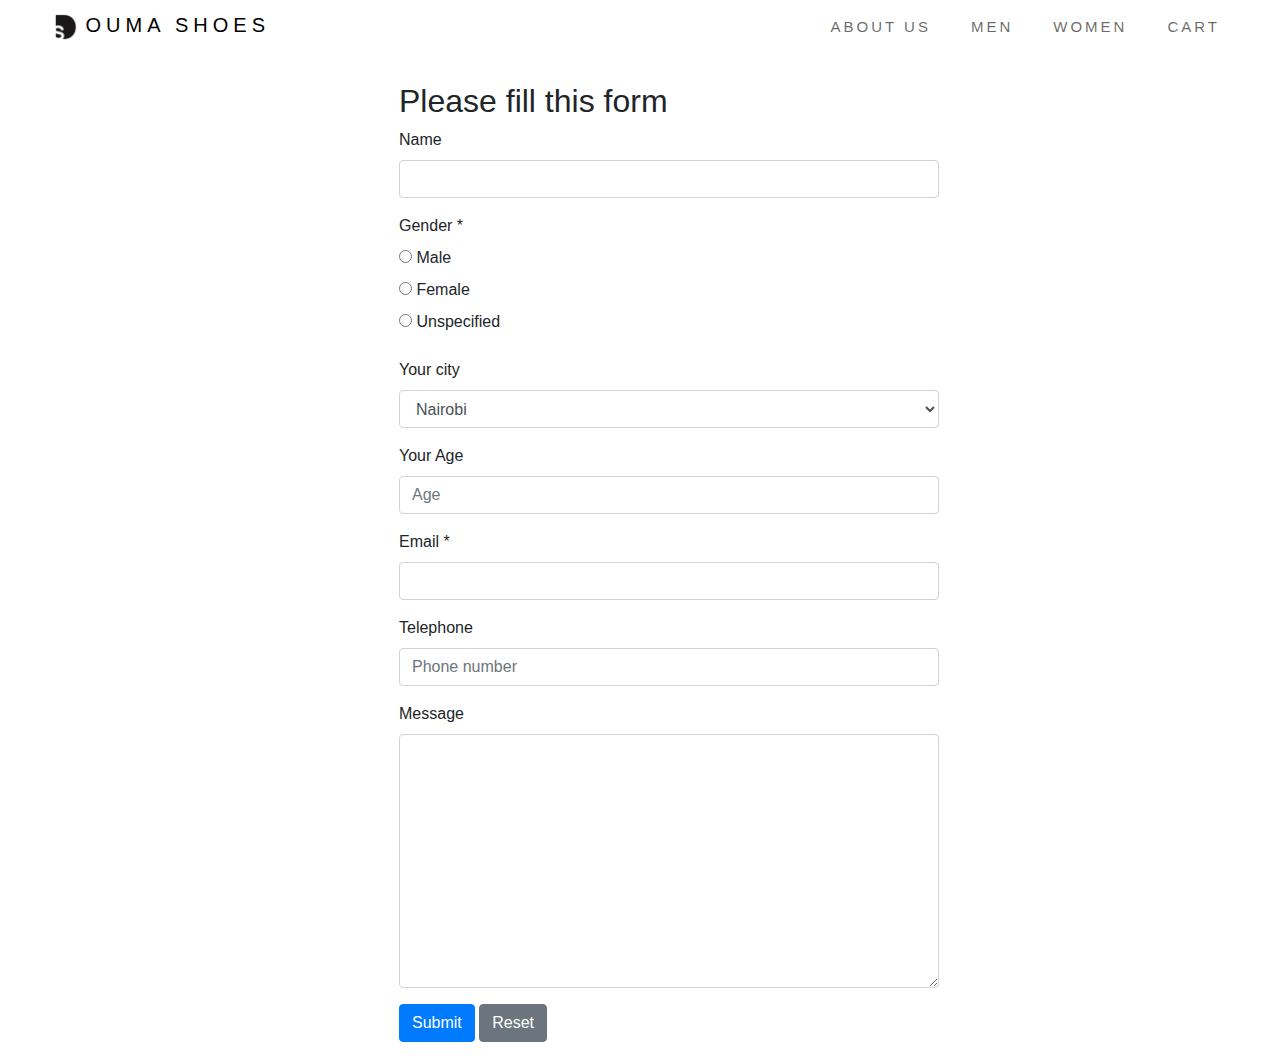
<file: survey.html>
<!DOCTYPE html>
<html lang="en">
  <head>
    <meta charset="UTF-8" />
    <meta name="viewport" content="width=device-width, initial-scale=1.0" />
    <link rel="shortcut icon" type="image/x-icon" href="img-DS.png" />
    <meta http-equiv="X-UA-Compatible" content="ie=edge" />
    <title>Survey</title>
    <link
      href="https://fonts.googleapis.com/css?family=Montserrat:400,700&display=swap"
      rel="stylesheet"
    />
    <link rel="stylesheet" href="navbar.css">
    <link rel="stylesheet" href="preloader.css" />
    <link
      rel="stylesheet"
      href="https://use.fontawesome.com/releases/v5.6.3/css/all.css"
      integrity="sha384-UHRtZLI+pbxtHCWp1t77Bi1L4ZtiqrqD80Kn4Z8NTSRyMA2Fd33n5dQ8lWUE00s/"
      crossorigin="anonymous"
    />
    <script src="https://ajax.googleapis.com/ajax/libs/jquery/2.2.4/jquery.min.js"></script>
    <script src="preloader.js"></script>
    <link
    rel="stylesheet"
    href="https://stackpath.bootstrapcdn.com/bootstrap/4.3.1/css/bootstrap.min.css"
  />
  </head>
  <style>
    body{
      overflow-x: hidden;
    }
    nav{
      position: relative;
    }
  </style>
  <body>
      <div class="se-pre-con"></div>
      <nav>
          <ul>
            <li class="primary-nav">
              <img src="img-DS.png" alt="logo" />
              <a href="index.html">OUMA SHOES</a>
            </li>
            <li class="secondary-nav">
              <a href="checkout.html">
                <i class="fas fa-shopping-cart"></i> CART
              </a>
            </li>
            <li class="secondary-nav"><a href="women.html">WOMEN</a></li>
            <li class="secondary-nav"><a href="men.html">MEN</a></li>
            <li class="secondary-nav">
              <a href="about-us.html">ABOUT US</a>
            </li>
          </ul>
        </nav>
    <section>
            <div class="container" style="margin: 20px 30% 0 30% ">
              <h2>Please fill this form </h2>
             <div class="row">
              <div class="col-md-6 col-sm-6 col-xs-12">
               <form method="post">
                <div class="form-group ">
                 <label class="control-label " for="name">
                  Name
                 </label>
                 <input class="form-control" id="name" name="name" type="text"/>
                </div>
                <div class="form-group ">
                 <label class="control-label requiredField">
                  Gender
                  <span class="asteriskField">
                   *
                  </span>
                 </label>
                 <div class="">
                  <div class="radio">
                   <label class="radio">
                    <input name="radio" type="radio" value="Male"/>
                    Male
                   </label>
                  </div>
                  <div class="radio">
                   <label class="radio">
                    <input name="radio" type="radio" value="Female"/>
                    Female
                   </label>
                  </div>
                  <div class="radio">
                   <label class="radio">
                    <input name="radio" type="radio" value="Unspecified"/>
                    Unspecified
                   </label>
                  </div>
                 </div>
                </div>
                <div class="form-group ">
                 <label class="control-label " for="select">
                  Your city
                 </label>
                 <select class="select form-control" id="select" name="select">
                  <option value="Nairobi">
                   Nairobi
                  </option>
                  <option value="Mombasa">
                   Mombasa
                  </option>
                  <option value="Nakuru">
                   Nakuru
                  </option>
                  <option value="Kisumu">
                    Morocco
                   </option>
                 </select>
                </div>
                <div class="form-group ">
                 <label class="control-label " for="number">
                  Your Age
                 </label>
                 <input class="form-control" id="number" name="number" placeholder="Age" type="text"/>
                </div>
                <div class="form-group ">
                 <label class="control-label requiredField" for="email">
                  Email
                  <span class="asteriskField">
                   *
                  </span>
                 </label>
                 <input class="form-control" id="email" name="email" type="text"/>
                </div>
                <div class="form-group ">
                 <label class="control-label " for="tel">
                  Telephone
                 </label>
                 <input class="form-control" id="tel" name="tel" placeholder="Phone number" type="text"/>
                </div>
                <div class="form-group ">
                 <label class="control-label " for="message">
                  Message
                 </label>
                 <textarea class="form-control" cols="40" id="message" name="message" rows="10"></textarea>
                </div>
                <div class="form-group">
                 <div>
                  <button class="btn btn-primary " name="submit" type="submit">
                   Submit
                  </button>
                  <button class="btn btn-secondary" type="reset">Reset</button>
                 </div>
                </div>
               </form>
              </div>
             </div>
            </div>

  
    <script>
      //Script for displaying slider value
      var slider = document.getElementById("myRange");
      var output = document.getElementById("range-num");
      output.innerHTML = slider.value;
      slider.oninput = function() {
        output.innerHTML = this.value;
      };
    </script>
  </body>
</html>
</file>
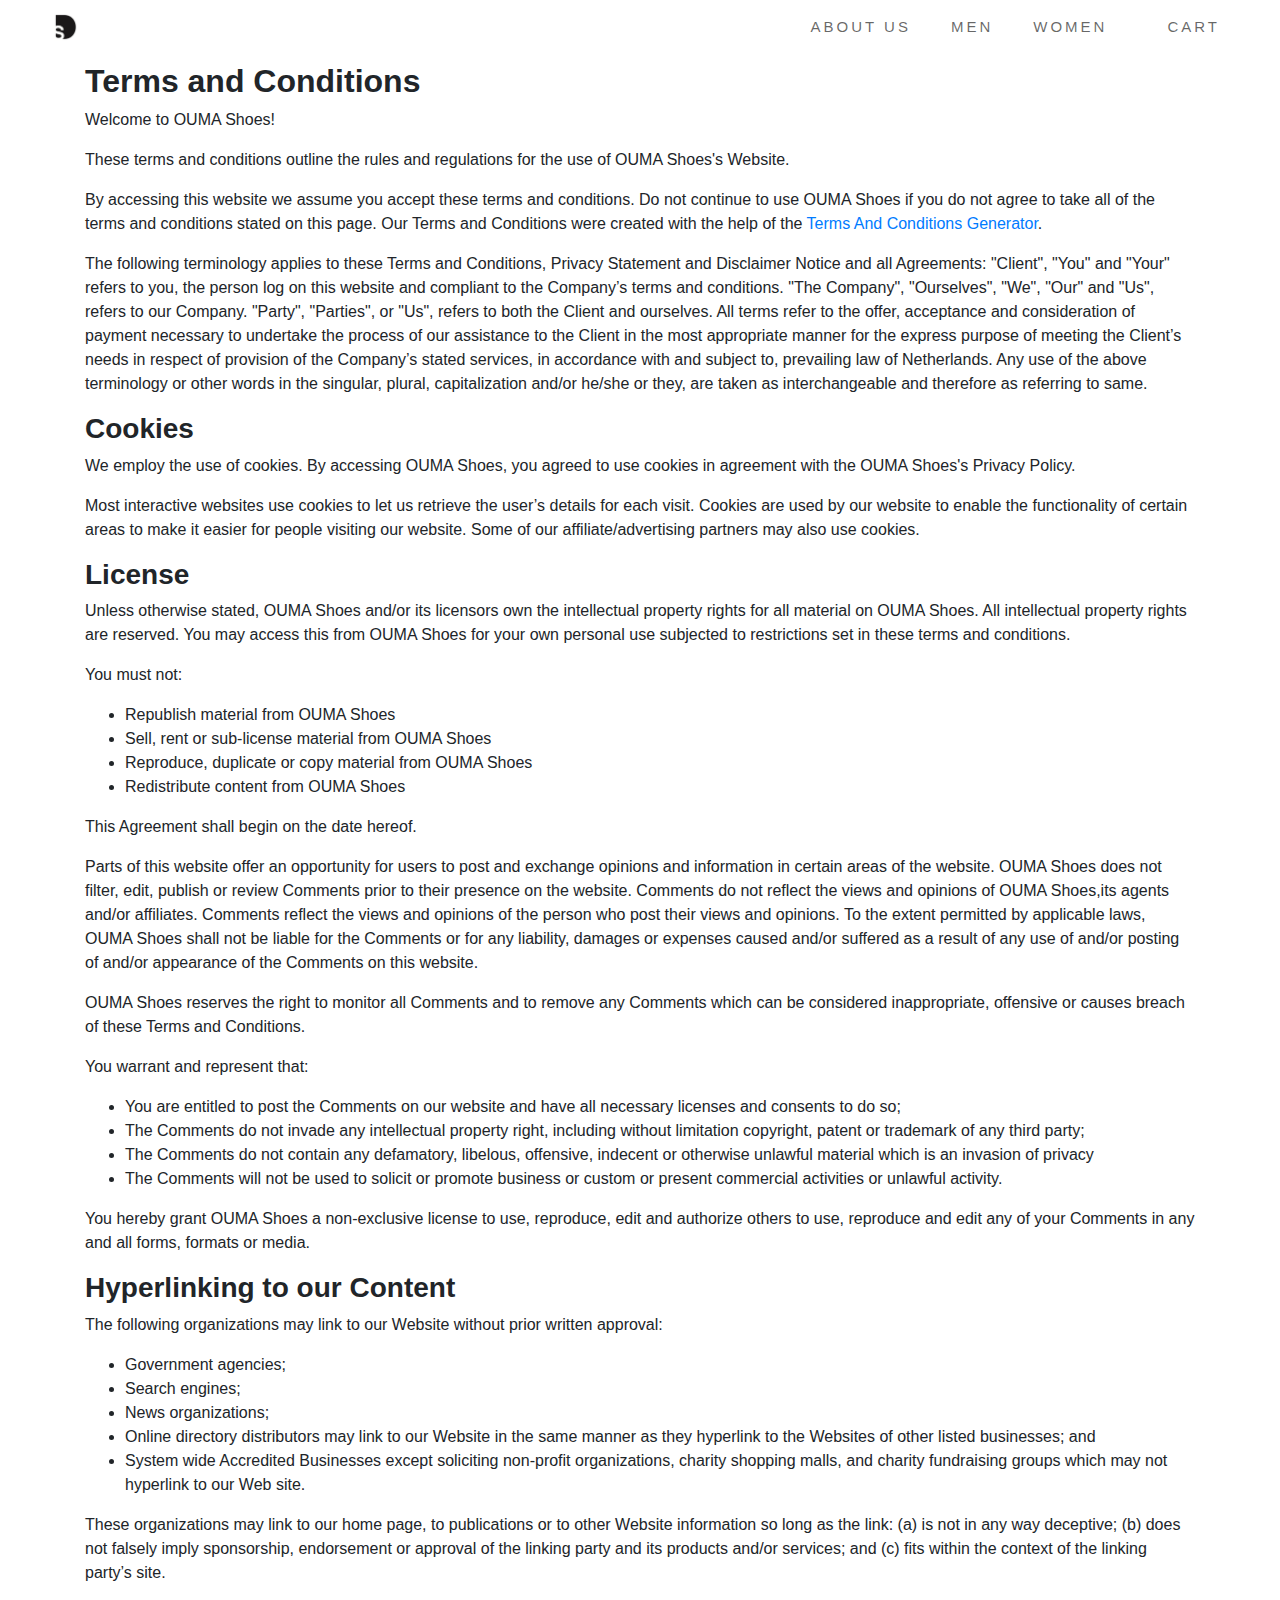
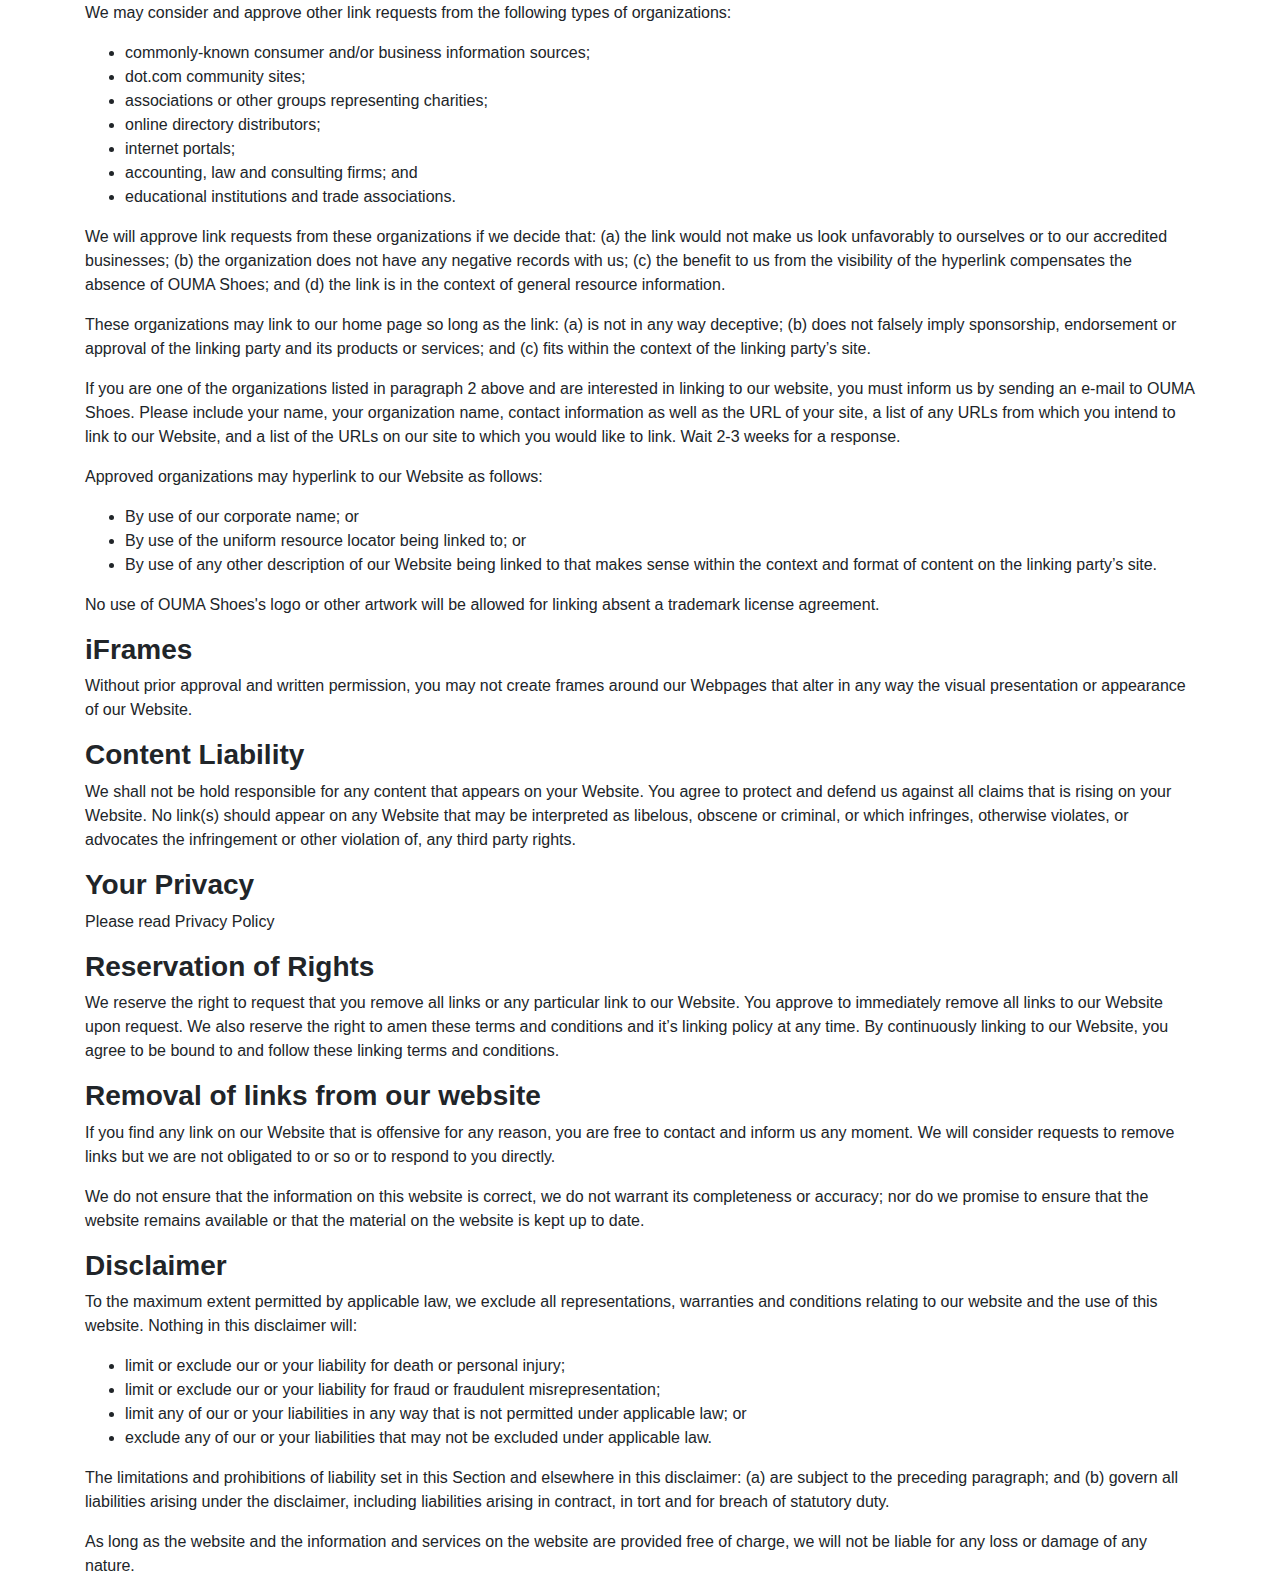
<file: terms-and-conditions.html>
<!DOCTYPE html>
<html lang="en">
  <head>
    <meta charset="UTF-8" />
    <meta name="viewport" content="width=device-width, initial-scale=1.0" />
    <meta http-equiv="X-UA-Compatible" content="ie=edge" />
    <title>Terms and conditions</title>
    <link
      rel="stylesheet"
      href="https://stackpath.bootstrapcdn.com/bootstrap/4.3.1/css/bootstrap.min.css"
    />
    <link rel="stylesheet" href="navbar.css" />
  </head>
  <style>
    nav {
      position: relative;
    }
  </style>
  <body>
    <nav>
      <ul>
        <li class="primary-nav">
          <img src="img-DS.png" alt="logo" />
          <a href="index.html"OUMA SHOES</a>
        </li>
        <li class="secondary-nav">
          <a href="checkout.html">
            <i class="fas fa-shopping-cart"></i> CART
          </a>
        </li>
        <li class="secondary-nav"><a href="women.html">WOMEN</a></li>
        <li class="secondary-nav"><a href="men.html">MEN</a></li>
        <li class="secondary-nav">
          <a href="about-us.html">ABOUT US</a>
        </li>
      </ul>
    </nav>
    <div class="container">
      <h2><strong>Terms and Conditions</strong></h2>

      <p>Welcome to OUMA Shoes!</p>

      <p>
        These terms and conditions outline the rules and regulations for the use
        of OUMA Shoes's Website.
      </p>

      <p>
        By accessing this website we assume you accept these terms and
        conditions. Do not continue to use OUMA Shoes if you do not agree to
        take all of the terms and conditions stated on this page. Our Terms and
        Conditions were created with the help of the
        <a href="https://www.termsandconditionsgenerator.com"
          >Terms And Conditions Generator</a
        >.
      </p>

      <p>
        The following terminology applies to these Terms and Conditions, Privacy
        Statement and Disclaimer Notice and all Agreements: "Client", "You" and
        "Your" refers to you, the person log on this website and compliant to
        the Company’s terms and conditions. "The Company", "Ourselves", "We",
        "Our" and "Us", refers to our Company. "Party", "Parties", or "Us",
        refers to both the Client and ourselves. All terms refer to the offer,
        acceptance and consideration of payment necessary to undertake the
        process of our assistance to the Client in the most appropriate manner
        for the express purpose of meeting the Client’s needs in respect of
        provision of the Company’s stated services, in accordance with and
        subject to, prevailing law of Netherlands. Any use of the above
        terminology or other words in the singular, plural, capitalization
        and/or he/she or they, are taken as interchangeable and therefore as
        referring to same.
      </p>

      <h3><strong>Cookies</strong></h3>

      <p>
        We employ the use of cookies. By accessing OUMA Shoes, you agreed to
        use cookies in agreement with the OUMA Shoes's Privacy Policy.
      </p>

      <p>
        Most interactive websites use cookies to let us retrieve the user’s
        details for each visit. Cookies are used by our website to enable the
        functionality of certain areas to make it easier for people visiting our
        website. Some of our affiliate/advertising partners may also use
        cookies.
      </p>

      <h3><strong>License</strong></h3>

      <p>
        Unless otherwise stated, OUMA Shoes and/or its licensors own the
        intellectual property rights for all material on OUMA Shoes. All
        intellectual property rights are reserved. You may access this from
        OUMA Shoes for your own personal use subjected to restrictions set in
        these terms and conditions.
      </p>

      <p>You must not:</p>
      <ul>
        <li>Republish material from OUMA Shoes</li>
        <li>Sell, rent or sub-license material from OUMA Shoes</li>
        <li>Reproduce, duplicate or copy material from OUMA Shoes</li>
        <li>Redistribute content from OUMA Shoes</li>
      </ul>

      <p>This Agreement shall begin on the date hereof.</p>

      <p>
        Parts of this website offer an opportunity for users to post and
        exchange opinions and information in certain areas of the website. OUMA
        Shoes does not filter, edit, publish or review Comments prior to their
        presence on the website. Comments do not reflect the views and opinions
        of OUMA Shoes,its agents and/or affiliates. Comments reflect the views
        and opinions of the person who post their views and opinions. To the
        extent permitted by applicable laws, OUMA Shoes shall not be liable for
        the Comments or for any liability, damages or expenses caused and/or
        suffered as a result of any use of and/or posting of and/or appearance
        of the Comments on this website.
      </p>

      <p>
        OUMA Shoes reserves the right to monitor all Comments and to remove any
        Comments which can be considered inappropriate, offensive or causes
        breach of these Terms and Conditions.
      </p>

      <p>You warrant and represent that:</p>

      <ul>
        <li>
          You are entitled to post the Comments on our website and have all
          necessary licenses and consents to do so;
        </li>
        <li>
          The Comments do not invade any intellectual property right, including
          without limitation copyright, patent or trademark of any third party;
        </li>
        <li>
          The Comments do not contain any defamatory, libelous, offensive,
          indecent or otherwise unlawful material which is an invasion of
          privacy
        </li>
        <li>
          The Comments will not be used to solicit or promote business or custom
          or present commercial activities or unlawful activity.
        </li>
      </ul>

      <p>
        You hereby grant OUMA Shoes a non-exclusive license to use, reproduce,
        edit and authorize others to use, reproduce and edit any of your
        Comments in any and all forms, formats or media.
      </p>

      <h3><strong>Hyperlinking to our Content</strong></h3>

      <p>
        The following organizations may link to our Website without prior
        written approval:
      </p>

      <ul>
        <li>Government agencies;</li>
        <li>Search engines;</li>
        <li>News organizations;</li>
        <li>
          Online directory distributors may link to our Website in the same
          manner as they hyperlink to the Websites of other listed businesses;
          and
        </li>
        <li>
          System wide Accredited Businesses except soliciting non-profit
          organizations, charity shopping malls, and charity fundraising groups
          which may not hyperlink to our Web site.
        </li>
      </ul>

      <p>
        These organizations may link to our home page, to publications or to
        other Website information so long as the link: (a) is not in any way
        deceptive; (b) does not falsely imply sponsorship, endorsement or
        approval of the linking party and its products and/or services; and (c)
        fits within the context of the linking party’s site.
      </p>

      <p>
        We may consider and approve other link requests from the following types
        of organizations:
      </p>

      <ul>
        <li>commonly-known consumer and/or business information sources;</li>
        <li>dot.com community sites;</li>
        <li>associations or other groups representing charities;</li>
        <li>online directory distributors;</li>
        <li>internet portals;</li>
        <li>accounting, law and consulting firms; and</li>
        <li>educational institutions and trade associations.</li>
      </ul>

      <p>
        We will approve link requests from these organizations if we decide
        that: (a) the link would not make us look unfavorably to ourselves or to
        our accredited businesses; (b) the organization does not have any
        negative records with us; (c) the benefit to us from the visibility of
        the hyperlink compensates the absence of OUMA Shoes; and (d) the link
        is in the context of general resource information.
      </p>

      <p>
        These organizations may link to our home page so long as the link: (a)
        is not in any way deceptive; (b) does not falsely imply sponsorship,
        endorsement or approval of the linking party and its products or
        services; and (c) fits within the context of the linking party’s site.
      </p>

      <p>
        If you are one of the organizations listed in paragraph 2 above and are
        interested in linking to our website, you must inform us by sending an
        e-mail to OUMA Shoes. Please include your name, your organization name,
        contact information as well as the URL of your site, a list of any URLs
        from which you intend to link to our Website, and a list of the URLs on
        our site to which you would like to link. Wait 2-3 weeks for a response.
      </p>

      <p>Approved organizations may hyperlink to our Website as follows:</p>

      <ul>
        <li>By use of our corporate name; or</li>
        <li>By use of the uniform resource locator being linked to; or</li>
        <li>
          By use of any other description of our Website being linked to that
          makes sense within the context and format of content on the linking
          party’s site.
        </li>
      </ul>

      <p>
        No use of OUMA Shoes's logo or other artwork will be allowed for
        linking absent a trademark license agreement.
      </p>

      <h3><strong>iFrames</strong></h3>

      <p>
        Without prior approval and written permission, you may not create frames
        around our Webpages that alter in any way the visual presentation or
        appearance of our Website.
      </p>

      <h3><strong>Content Liability</strong></h3>

      <p>
        We shall not be hold responsible for any content that appears on your
        Website. You agree to protect and defend us against all claims that is
        rising on your Website. No link(s) should appear on any Website that may
        be interpreted as libelous, obscene or criminal, or which infringes,
        otherwise violates, or advocates the infringement or other violation of,
        any third party rights.
      </p>

      <h3><strong>Your Privacy</strong></h3>

      <p>Please read Privacy Policy</p>

      <h3><strong>Reservation of Rights</strong></h3>

      <p>
        We reserve the right to request that you remove all links or any
        particular link to our Website. You approve to immediately remove all
        links to our Website upon request. We also reserve the right to amen
        these terms and conditions and it’s linking policy at any time. By
        continuously linking to our Website, you agree to be bound to and follow
        these linking terms and conditions.
      </p>

      <h3><strong>Removal of links from our website</strong></h3>

      <p>
        If you find any link on our Website that is offensive for any reason,
        you are free to contact and inform us any moment. We will consider
        requests to remove links but we are not obligated to or so or to respond
        to you directly.
      </p>

      <p>
        We do not ensure that the information on this website is correct, we do
        not warrant its completeness or accuracy; nor do we promise to ensure
        that the website remains available or that the material on the website
        is kept up to date.
      </p>

      <h3><strong>Disclaimer</strong></h3>

      <p>
        To the maximum extent permitted by applicable law, we exclude all
        representations, warranties and conditions relating to our website and
        the use of this website. Nothing in this disclaimer will:
      </p>

      <ul>
        <li>
          limit or exclude our or your liability for death or personal injury;
        </li>
        <li>
          limit or exclude our or your liability for fraud or fraudulent
          misrepresentation;
        </li>
        <li>
          limit any of our or your liabilities in any way that is not permitted
          under applicable law; or
        </li>
        <li>
          exclude any of our or your liabilities that may not be excluded under
          applicable law.
        </li>
      </ul>

      <p>
        The limitations and prohibitions of liability set in this Section and
        elsewhere in this disclaimer: (a) are subject to the preceding
        paragraph; and (b) govern all liabilities arising under the disclaimer,
        including liabilities arising in contract, in tort and for breach of
        statutory duty.
      </p>

      <p>
        As long as the website and the information and services on the website
        are provided free of charge, we will not be liable for any loss or
        damage of any nature.
      </p>
    </div>
  </body>
</html>
</file>
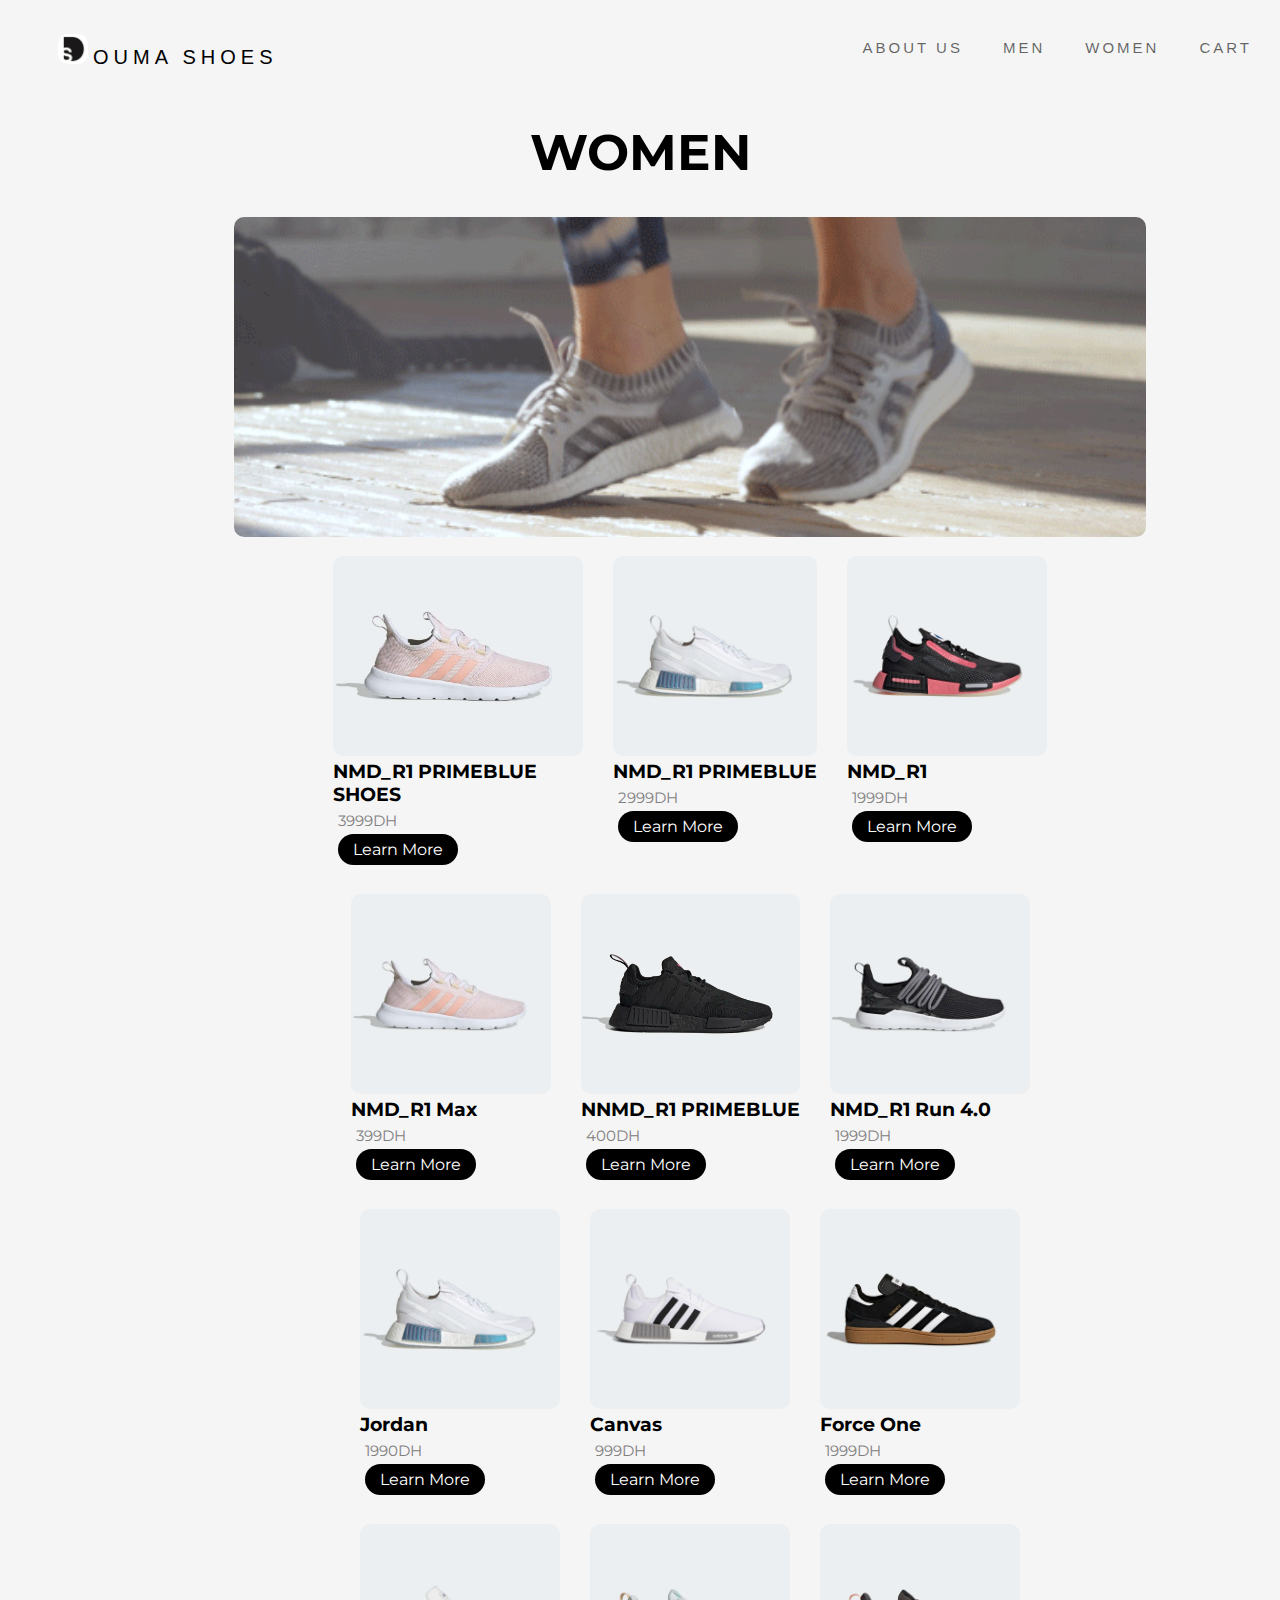
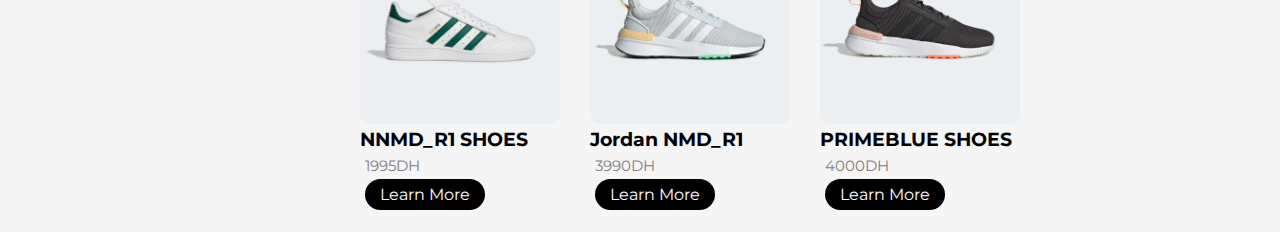
<file: women.html>
<!DOCTYPE html>
<html lang="en">
  <head>
    <meta charset="UTF-8" />
    <meta name="viewport" content="width=device-width, initial-scale=1.0" />
    <link rel="shortcut icon" type="image/x-icon" href="img-DS.png" />
    <meta http-equiv="X-UA-Compatible" content="ie=edge" />
    <title>Women</title>
    <link rel="stylesheet" href="men.css" />
    <link
      href="https://fonts.googleapis.com/css?family=Montserrat:400,700&display=swap"
      rel="stylesheet"
    />
    <link rel="stylesheet" href="navbar.css">

    <link
      rel="stylesheet"
      href="https://use.fontawesome.com/releases/v5.6.3/css/all.css"
      integrity="sha384-UHRtZLI+pbxtHCWp1t77Bi1L4ZtiqrqD80Kn4Z8NTSRyMA2Fd33n5dQ8lWUE00s/"
      crossorigin="anonymous"
    />
  </head>
  <body>
    <nav>
      <ul>
        <li class="primary-nav">
          <img src="img-DS.png" alt="logo" />
          <a href="index.html">OUMA SHOES</a>
        </li>
        <li class="secondary-nav">
          <a href="checkout.html">
            <i class="fas fa-shopping-cart"></i> CART
          </a>
        </li>
        <li class="secondary-nav"><a href="women.html">WOMEN</a></li>
        <li class="secondary-nav"><a href="men.html">MEN</a></li>
        <li class="secondary-nav">
          <a href="about-us.html">ABOUT US</a>
        </li>
      </ul>
    </nav>
    <section class="items">
      <h1>WOMEN</h1>
      <div class="row">
        
        <div class="col2">
          <img class="header-img" src="adid-women.gif" alt="" />
          <div class="items2">
        
                <div class="card">
                    <img src="img-women1.jpg"Shoe" style="width:100%">
                    <h3>NMD_R1 PRIMEBLUE SHOES</h3>
                    <p class="price">3999DH</p>
                    <p><a href="info.html">Learn More</a></p>
                </div>
                <div class="card">
                    <img src="img-women2.jpg" alt="Shoe" style="width:100%">
                    <h3>NMD_R1 PRIMEBLUE </h3>
                    <p class="price">2999DH</p>
                    <p><a href="info.html">Learn More</a></p>
                </div>
                <div class="card">
                    <img src="img-women3.jpg" alt="Shoe" style="width:100%">
                    <h3>NMD_R1 </h3>
                    <p class="price">1999DH</p>
                    <p><a href="info.html">Learn More</a></p>
                </div>
                <div class="card">
                    <img src="img-adid4.jpg" alt="Shoe" style="width:100%">
                    <h3>NMD_R1 Max </h3>
                    <p class="price">399DH</p>
                    <p><a href="info.html">Learn More </a></p>
                </div>
                <div class="card">
                    <img src="img-adid5.jpg" alt="Shoe" style="width:100%">
                    <h3>NNMD_R1 PRIMEBLUE</h3>
                    <p class="price">400DH</p>
                    <p><a href="info.html">Learn More</a></p>
                </div>
                <div class="card">
                    <img src="img-adid7.jpg" alt="Shoe" style="width:100%">
                    <h3>NMD_R1 Run 4.0</h3>
                    <p class="price">1999DH</p>
                    <p><a href="info.html">Learn More</a></p>
                </div>
                <div class="card">
                    <img src="img-adid-jordan.jpg" alt="Shoe" style="width:100%">
                    <h3>Jordan</h3>
                    <p class="price">1990DH</p>
                    <p><a href="info.html">Learn More</a></p>
                </div>
                <div class="card">
                    <img src="img-adid-jays.jpg" alt="Shoe" style="width:100%">
                    <h3> Canvas</h3>
                    <p class="price">999DH</p>
                    <p><a href="info.html">Learn More</a></p>
                </div>
                <div class="card">
                    <img src="img-adid9.jpg" alt="Shoe" style="width:100%">
                    <h3>Force One </h3>
                    <p class="price">1999DH</p>
                    <p><a href="info.html">Learn More</a></p>
                </div>
                <div class="card">
                    <img src="img-adid10.jpg"Shoe" style="width:100%">
                    <h3>NNMD_R1 SHOES</h3>
                    <p class="price">1995DH</p>
                    <p><a href="info.html">Learn More</a></p>
                </div>
                <div class="card">
                    <img src="img-adid11.jpg" alt="Shoe" style="width:100%">
                    <h3> Jordan NMD_R1 </h3>
                    <p class="price">3990DH</p>
                    <p><a href="info.html">Learn More</a></p>
                </div>
                <div class="card">
                    <img src="img-adid12.jpg" alt="Shoe" style="width:100%">
                    <h3>PRIMEBLUE SHOES</h3>
                    <p class="price">4000DH</p>
                    <p><a href="info.html">Learn More</a></p>
                </div>
        </div>
      </div>
    </section>
  </body>
</html>
</file>
<file: style.css>
body, html {
  height: 100%;
  margin: 0;
  font-family: "Montserrat";
  max-width: 100%;
  overflow-x: hidden;
}

header {
  position: relative;
  opacity: 1;
  background-size: cover;
  background-position: top center;
  background-repeat: no-repeat;
  background-image: url("adid-bg-6.gif");
  background-attachment: fixed;
  width: 100%;
  height: 80%;
}

@media (max-width: 600px) {
  header {
    background-image: url("");
    background-attachment: scroll;
  }
}

.pxtext {
  position: absolute;
  top: 55%;
  width: 100%;
  padding-left: 0%;
  left: 20px;
}

.border {
  color: white;
  margin: 0;
  font-size: 10vh;
  font-family: "Montserrat";
  font-weight: 700;
  letter-spacing: 1px;
  color: black;
}

.border>p {
  text-shadow: 0px 1px 2px rgba(0, 0, 0, 0.6);
}

.pxtext>p>a {
  background-color: black;
  text-align: center;
  color: white;
  border-radius: 16px;
  padding: 10px 10px 10px 10px;
  margin-bottom: 10px;
  text-decoration: none;
  box-shadow: 1px 1px 5px rgba(0, 0, 0, 0.6);
  transition: .5s ease;
}

.pxtext>p>a:hover {
  background-color: #cb4335;
  box-shadow: 1px 1px 5px rgba(203, 67, 53, 0.6);
  font-size: 20px;
  transition: .5s;
}

.row {
  display: flex;
  flex-direction: row;
}

.col {
  width: 50%;
  padding: 40px 20px 40px 20px;
}

.overlay-image {
  position: relative;
  width: 100%;
  box-shadow: 1px 1px 5px rgba(0, 0, 0, 0.6);
  border-radius: 7px;
}

/* Original image */

.overlay-image .image {
  display: block;
  width: 100%;
  height: 100%;
  border-radius: 7px;
  object-fit: cover;
}

/* Original text overlay */

.overlay-image .text {
  color: #fff;
  font-size: 5vw;
  line-height: 1.5em;
  font-weight: bold;
  text-shadow: 2px 2px 2px #000;
  text-align: center;
  position: absolute;
  top: 50%;
  left: 50%;
  transform: translate(-50%, -50%);
  width: 100%;
}

.overlay-image .hover {
  position: absolute;
  top: 0;
  height: 100%;
  width: 100%;
  opacity: 0;
  transition: 0.5s ease;
}

/* New overlay appearance on hover */

.overlay-image:hover .hover {
  opacity: 1;
}

.overlay-image .normal {
  transition: 0.5s ease;
}

.overlay-image:hover .normal {
  opacity: 0;
}

.overlay-image .hover {
  background-color: rgba(0, 0, 0, 0.5);
}

#about-us {
  margin: 0 10% 0 10%;
}

section h1 {
  font-size: 40px;
  text-align: center;
}

section p {
  color: #000;
  font-size: 1.2vw;
  line-height: 1.25em;
  padding: 0 0 1em 0;
  text-align: justify;
}

.foot {
  margin: 0 10% 0 10%;
}

footer {
  background-color: #1b212b;
  color: white;
}

.col>ul>li>a {
  color: white;
  text-decoration: none;
}

.col>ul>li {
  list-style-type: none;
}

.col>ul>li>a:hover {
  color: brown;
}

.col>ul {
  margin: 0;
  padding: 0;
}

a {
  color: cadetblue;
  text-decoration: none;
}

#footer-social {
  margin: 0;
  padding: 0;
}

.foot-icons {
  margin: 0 30% 0 30%;
}

.foot-icons>li {
  margin: 10px auto;
  padding-bottom: 40px;
  padding-top: 20px;
}

.foot-icons>li>a>i {
  color: white;
  transition: .2s ease;
  transition-timing-function: initial;
}

.foot-icons>li>a>i:hover {
  color: #38A1F3;
  text-shadow: 1px 1px 10px rgba(0, 0, 0, 0.6);
  font-size: 70px;
  transition: .2s ease-out;
}

figcaption {
  text-align: center;
  color: #000;
  font-weight: bold;
  font-size: 20px;
}

.item>a>img {
  box-shadow: 1px 1px 10px rgba(0, 0, 0, 0.6);
  border-radius: 7px;
}

.item:hover {
  filter: brightness(50%);
  transition: .5s ease;
}
</file>
<file: navbar.css>
nav>ul>li {
    display: inline-block;
  }
  
  nav {
    position: fixed;
    top: 0;
    width: 100%;
    z-index: 1;
    background-color: white;
    overflow: auto;
    padding: 10px 30px 20px 10px;
  }
  
  .primary-nav {
    float: left;
    font-size: 20px;
  }
  
  .primary-nav>a {
    letter-spacing: 5px;
  }
  
  .primary-nav>img {
    width: 30px;
  }
  
  .secondary-nav>a {
    letter-spacing: 1px;
    color: rgba(0, 0, 0, 0.6);
    font-size: 15px;
    letter-spacing: 3px;
    padding-right: 20px;
  }
  
  .secondary-nav {
    float: right;
    margin-right: 10px;
    margin-left: 10px;
    font-size: 20px;
  }
  
  nav>ul>li>a {
    color: black;
    font-family: helvetica;
    text-decoration: none;
  }
  
  nav>ul>li>a:hover {
    color: #cb4335;
    transition: .7s ease;
  }
</file>
<file: preloader.css>
.no-js #loader {
    display: none;
}

.js #loader {
    display: block;
    position: absolute;
    left: 100px;
    top: 0;
}

.se-pre-con {
    position: fixed;
    left: 0px;
    top: 0px;
    width: 100%;
    height: 100%;
    z-index: 9999;
    background: url(https://j2n9a3i8.stackpathcdn.com/wp-content/uploads/2014/08/Preloader_11.gif) center no-repeat white;
}
</file>
<file: checkout.css>
body, html {
    height: 100%;
    margin: 0;
    font-family: 'Montserrat';
    max-width: 100%;
}

nav>ul>li {
    display: inline-block;
}

nav {
    background-color: white;
    overflow: auto;
    padding: 10px 10px 20px 10px;
    margin: 10 10 10 10;
}

nav::after {
    content: "";
    clear: both;
    display: table;
}

.primary-nav {
    float: left;
    font-size: 20px;
}

.primary-nav>a {
    letter-spacing: 5px;
}

.primary-nav>img {
    width: 30px;
}

.secondary-nav>a {
    letter-spacing: 1px;
    color: rgba(0, 0, 0, .6);
    font-size: 15px;
    letter-spacing: 3px;
}

.secondary-nav {
    float: right;
    margin-right: 10px;
    margin-left: 10px;
    font-size: 20px;
}

nav>ul>li>a {
    color: black;
    font-family: helvetica;
    text-decoration: none;
}

nav>ul>li>a:hover {
    color: #CB4335;
}

section>h1 {
    font-size: 60px;
    margin: 20px 0 0 35px;
}

.row {
    display: flex;
    margin: 0 60px 0 60px;
}

.row>.column {
    width: 70%
}

.row>.column2 {
    width: 30%
}

.cart-item {
    margin: 0 0 10px 0;
    display: flex;
    flex-direction: row;
    flex-wrap: wrap;
    justify-content: space-around;
}

img {
    width: 10%;
}

input {
    font-weight: bold;
    text-align: center;
    background: rgb(36, 35, 35);
    color: white;
    font-size: 20px;
    height: 25px;
    margin: 16px 0;
    border: 0px;
    border-radius: 4px;
}

.row1 {
    display: flex;
    flex-direction: row;
    justify-content: space-between;
    margin-right: 30%;
}

.wrapper {
    display: flex;
    flex-direction: column;
}

.buttons {
    display: flex;
    flex-direction: column;
}

.buttons>a {
    text-decoration: none;
}

.button-checkout {
    border: 1px solid black;
    background-color: black;
    text-align: center;
    color: white;
    border-radius: 16px;
    padding: 10px 0 10px 0;
    margin-bottom: 10px;
}

.cancel {
    color: black;
}

.button-checkout:hover {
    color: black;
    background-color: white;
}

.remove {
    background: none;
    border: none;
    height: auto;
}

.remove:hover {
    color: #CB4335;
}
</file>
<file: info.css>
body, html {
    height: 100%;
    margin: 0;
    font-family: 'Montserrat';
    overflow-x: hidden;
}

nav {
    position: relative !important;
}

section {
    margin: 0 5% 0 5%;
}

.row {
    display: flex;
    flex-direction: row;
}

.row>.col2 {
    width: 55%
}

.row>.col1 {
    width: 45%;
    text-align: right;
}

.col1>img {
    max-width: 100%;
    height: auto;
    border-radius: 7px;
}

.row>div {
    margin: 20px;
}

.col2>h1 {
    font-size: 3vw;
}

.col2>p {
    margin-right: 10%;
    text-align: justify;
    font-size: 1.5vw;
    line-height: 1.3em;
}

select {
    font-size: 1vw;
    width: auto;
    margin-left: 1em;
}

span {
    display: inline-flex;
    padding: 0;
}

h2 {
    font-size: 1.5vw;
}

.button-cart {
    padding: 6px 15px 6px 15px;
    color: white;
    background-color: #000;
    cursor: pointer;
    font-size: 16px;
    border-radius: 16px;
    text-decoration: none;
}

.button-cart:hover {
    background-color: white;
    color: #000;
    border: 1px solid black;
}

.wishlist {
    text-decoration: none;
    color: #555555;
}

.wishlist:hover {
    color: #000;
}

video {
    box-shadow: 1px 1px 10px rgba(0, 0, 0, 0.6);
    border-radius: 10px;
}

video:focus {
    outline: none;
}
</file>
<file: men.css>
html {
  margin: 0;
  padding: 0;
  max-width: 100%;
  font-family: "Montserrat";
  background-color: whitesmoke;
  overflow-x: hidden;
}

nav {
  position: relative !important;
  overflow: auto;
  background-color: whitesmoke !important;
}

.items {
  margin: 0 10% 0 10%;
}

.row {
  display: flex;
  flex-direction: row;
}

.col {
  width: 10%;
  margin-right: 40px;
  background: whitesmoke;
  padding: 30px;
  position: fixed;
  left: 0px;
  top: 100px;
}

.col2 {
  padding-left: 100px;
}

section h1 {
  font-size: 50px;
  text-align: center;
}

.header-img {
  width: 100%;
  height: 20em;
  object-fit: cover;
}

img {
  border-radius: 10px;
}

.card {
  max-width: 300px;
  margin: 15px;
}

.card>h3 {
  margin: 0;
  padding: 0;
}

.card>p {
  margin: 0;
  padding: 5px;
  font-size: 15px;
}

.price {
  color: grey;
  font-size: 20px;
}

.items2 {
  display: flex;
  flex-direction: row;
  flex-wrap: wrap;
  justify-content: center;
}

.card a {
  padding: 6px 15px 6px 15px;
  color: white;
  background-color: #000;
  cursor: pointer;
  width: 100%;
  font-size: 16px;
  border-radius: 16px;
  text-decoration: none;
}

.card a:hover {
  background-color: white;
  color: #000;
  border: 1px solid black;
}

.card>img {
  height: 200px;
  object-fit: cover;
}

input {
  margin-bottom: 10px;
}

@media (max-width: 1400px) {
  .card {
    max-width: 250px;
  }
}

@media (max-width: 768px) {
  .row {
    flex-direction: column;
  }
  .col {
    position: initial;
    width: initial;
    margin: 0 0 20px 0;
    padding: 20px;
  }
  .items {
    margin: 0;
    padding: 0;
  }
  .col2 {
    padding: 0;
  }
}
</file>
<file: shop.css>
body, html {
    height: 100%;
    margin: 0;
    font-family: 'Montserrat';
    max-width: 100%;
}

.card {
    max-width: 300px;
    margin: 15px;
}

.card>h3 {
    margin: 0;
    padding: 0;
}

.card>p {
    margin: 0;
    padding: 5px;
    font-size: 15px;
}

.price {
    color: grey;
    font-size: 20px;
}

.items {
    display: flex;
    flex-direction: row;
    flex-wrap: wrap;
    justify-content: center;
}

nav>ul>li {
    display: inline-block;
}

nav {
    background-color: white;
    overflow: auto;
    padding: 10px 10px 20px 10px;
}

nav::after {
    content: "";
    clear: both;
    display: table;
}

.primary-nav {
    float: left;
    font-size: 20px;
}

.primary-nav>a {
    letter-spacing: 5px;
}

.primary-nav>img {
    width: 30px;
}

.secondary-nav>a {
    letter-spacing: 1px;
    color: rgba(0, 0, 0, .6);
    font-size: 15px;
    letter-spacing: 3px;
}

.secondary-nav {
    float: right;
    margin-right: 10px;
    margin-left: 10px;
    font-size: 20px;
}

nav>ul>li>a {
    color: black;
    font-family: helvetica;
    text-decoration: none;
}

nav>ul>li>a:hover {
    color: #CB4335;
}

.card a {
    padding: 6px 15px 6px 15px;
    color: white;
    background-color: #000;
    cursor: pointer;
    width: 100%;
    font-size: 16px;
    border-radius: 16px;
    text-decoration: none;
}

.card a:hover {
    background-color: white;
    color: #000;
    border: 1px solid black;
}

section>h2, section>h1, section>p {
    margin: 0 0 0 35px;
}

section>h1 {
    font-size: 60px;
    margin-top: 30px;
    margin-bottom: 30px;
}

.card>img {
    height: 200px;
    object-fit: cover;
}
</file>
